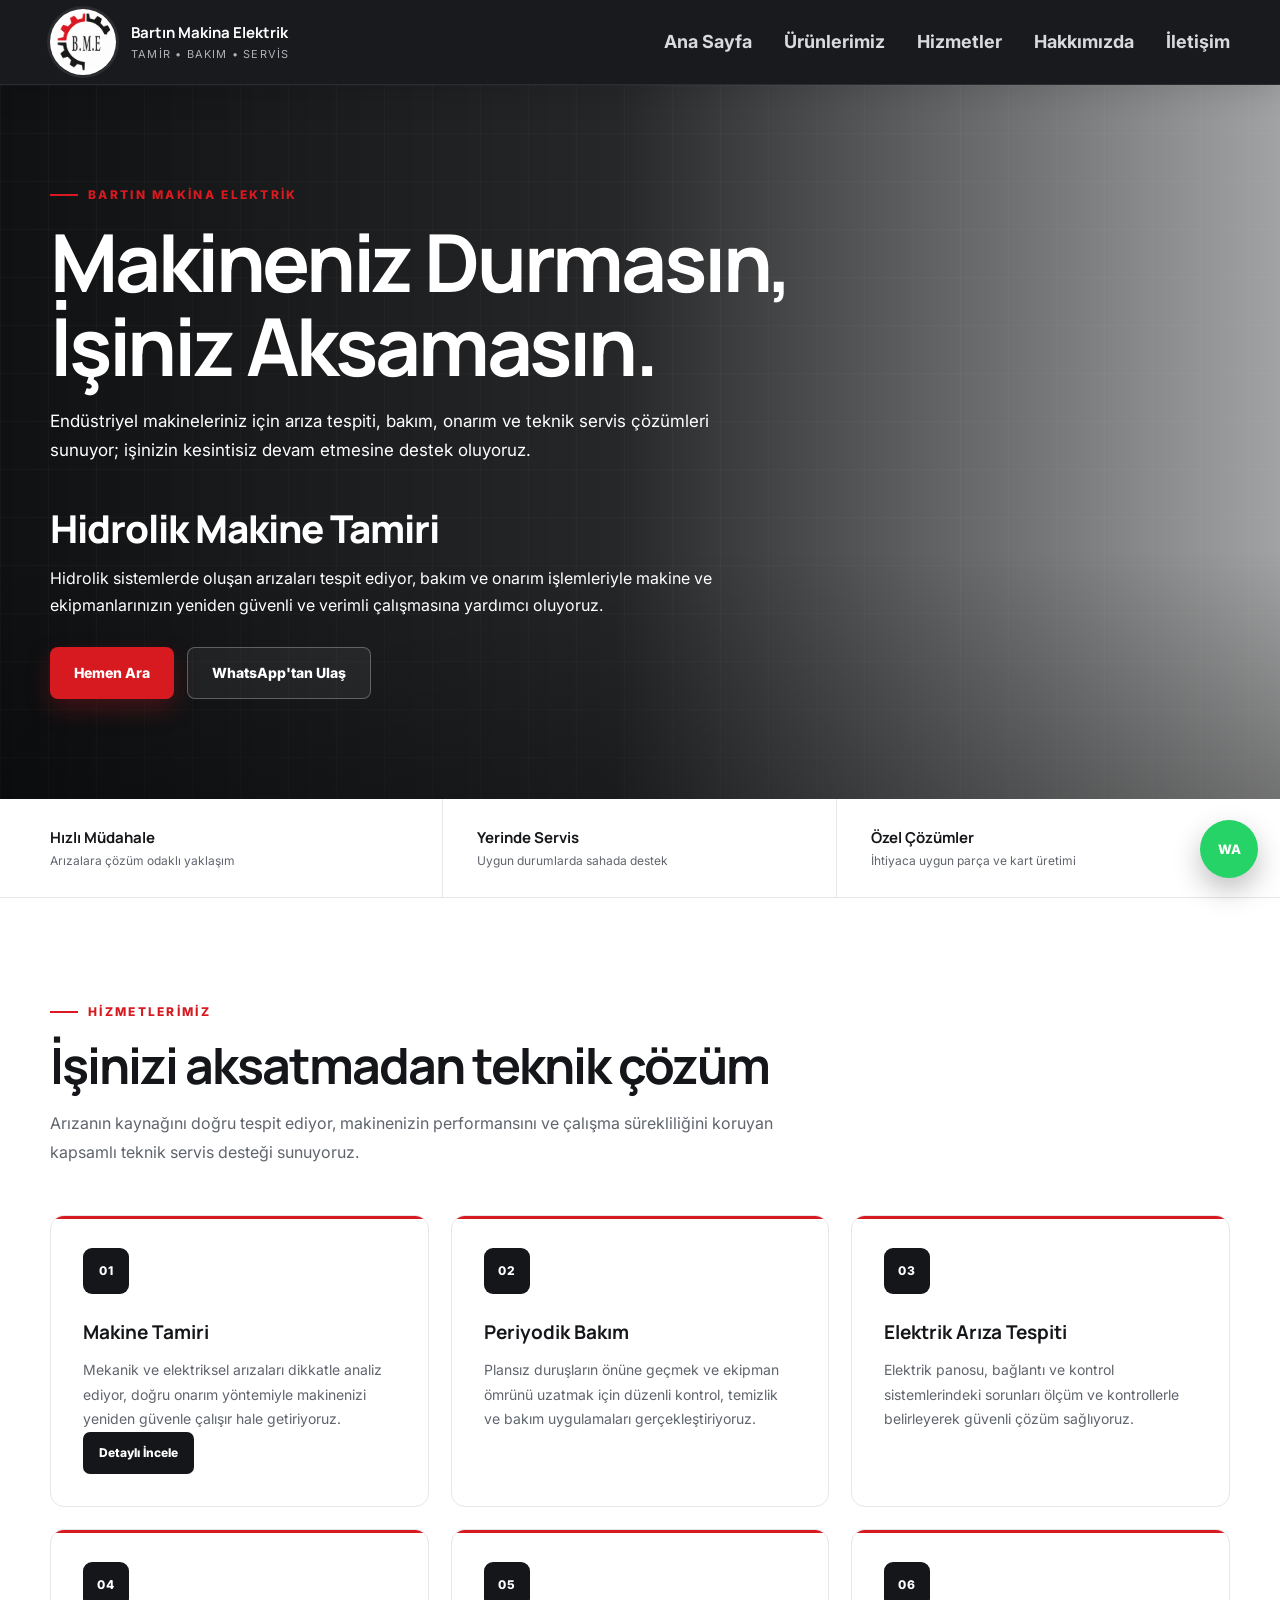
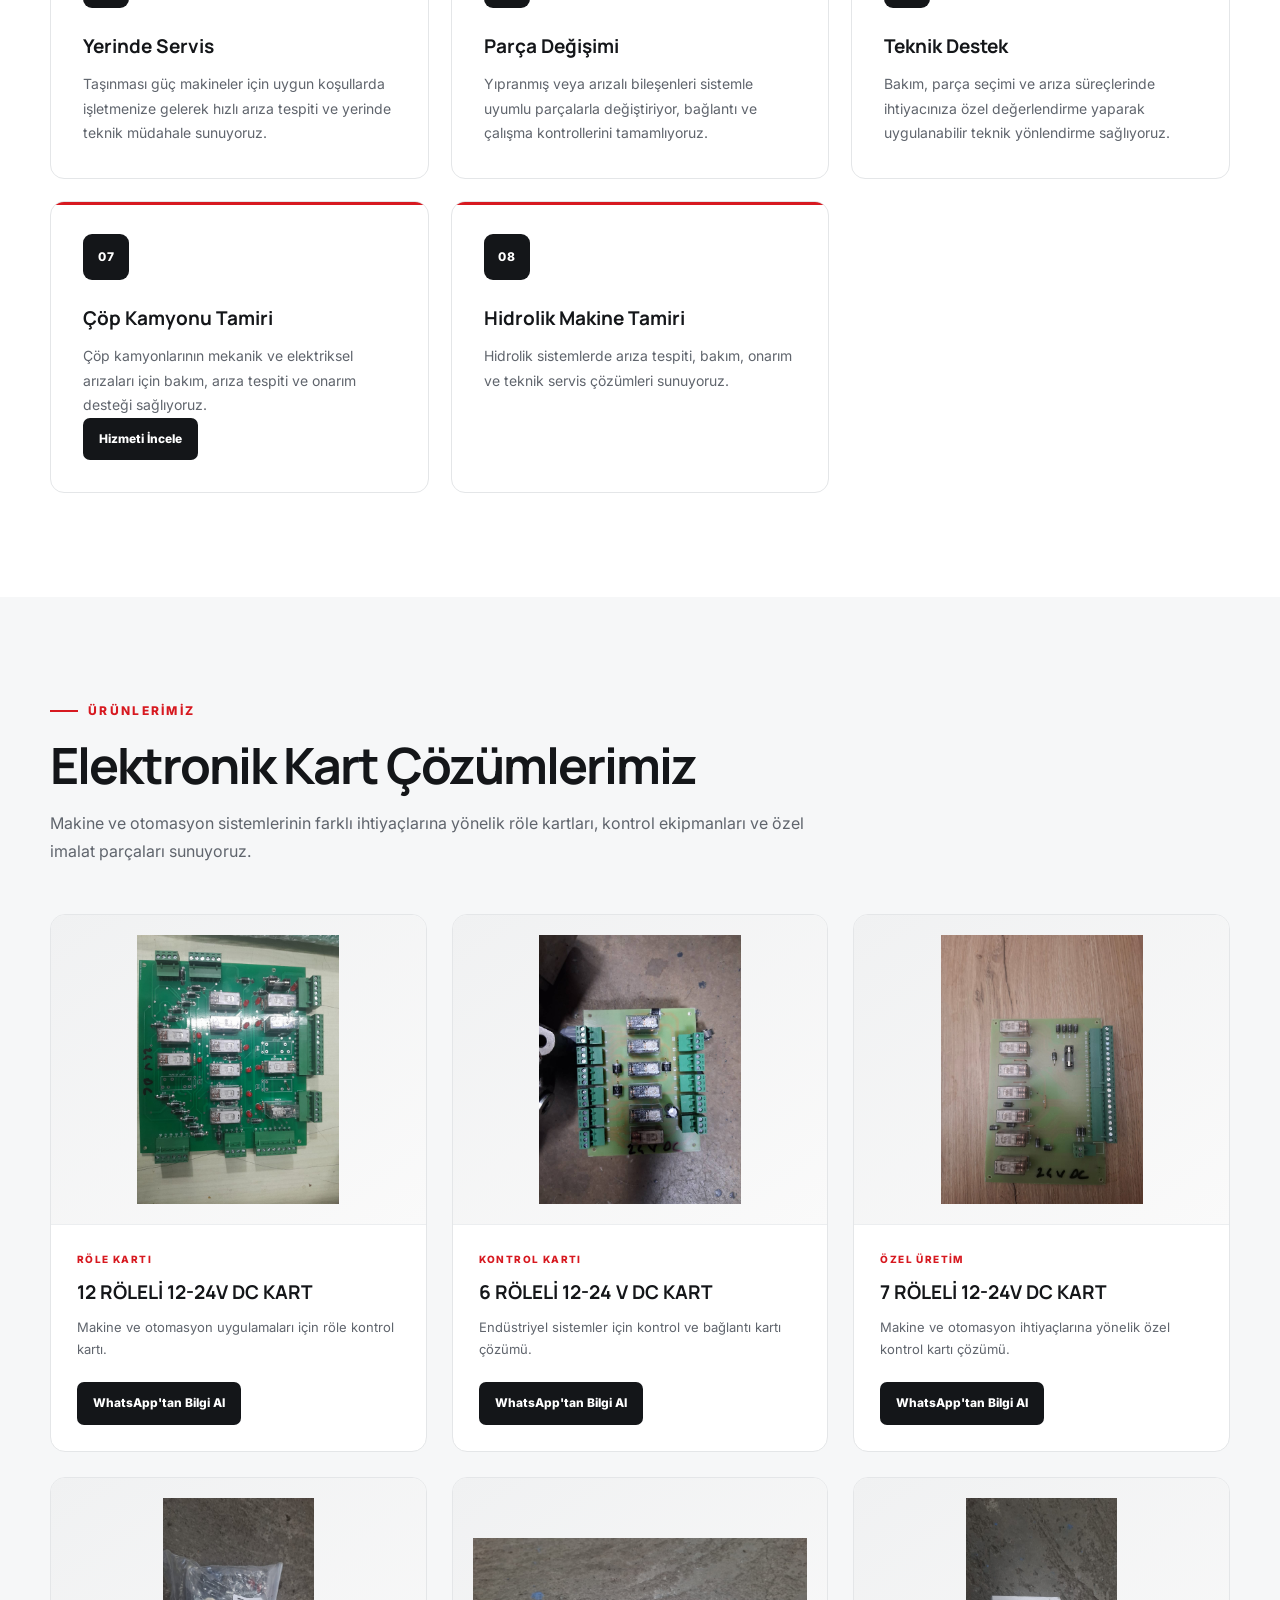
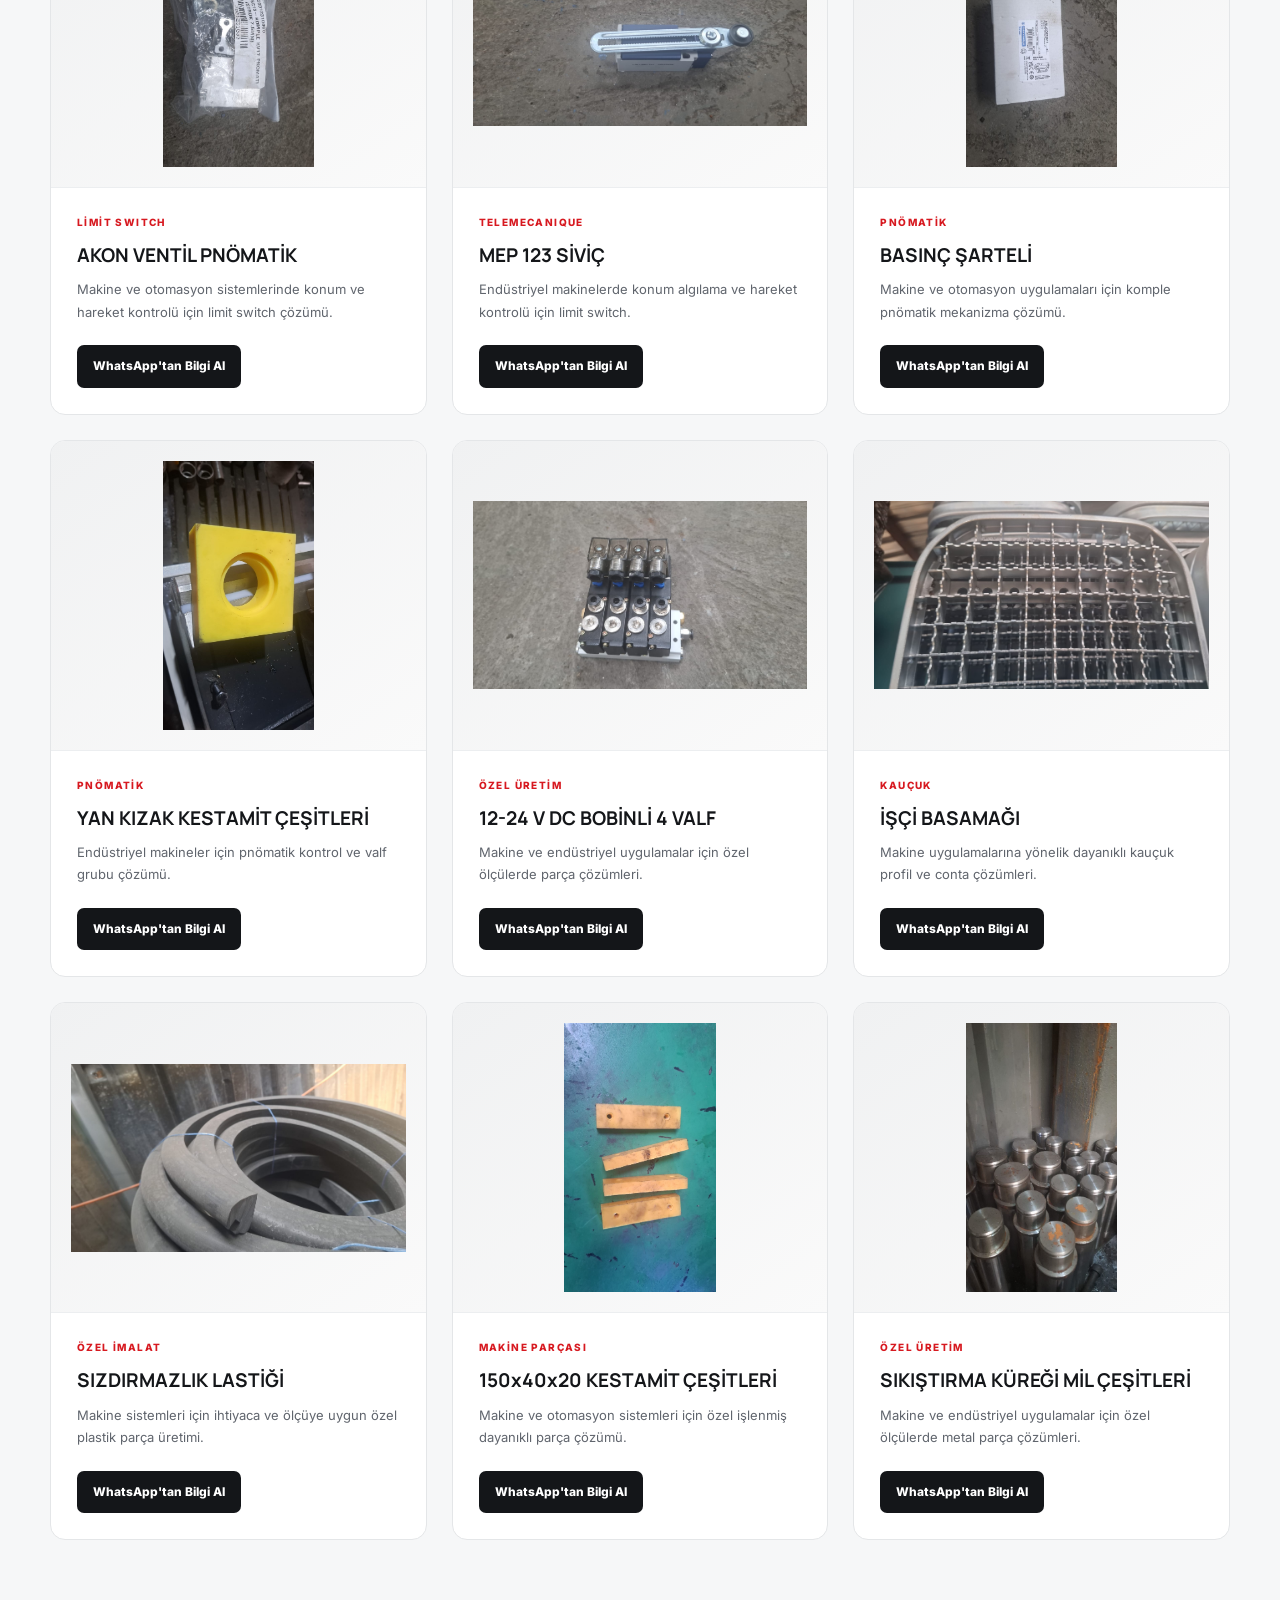
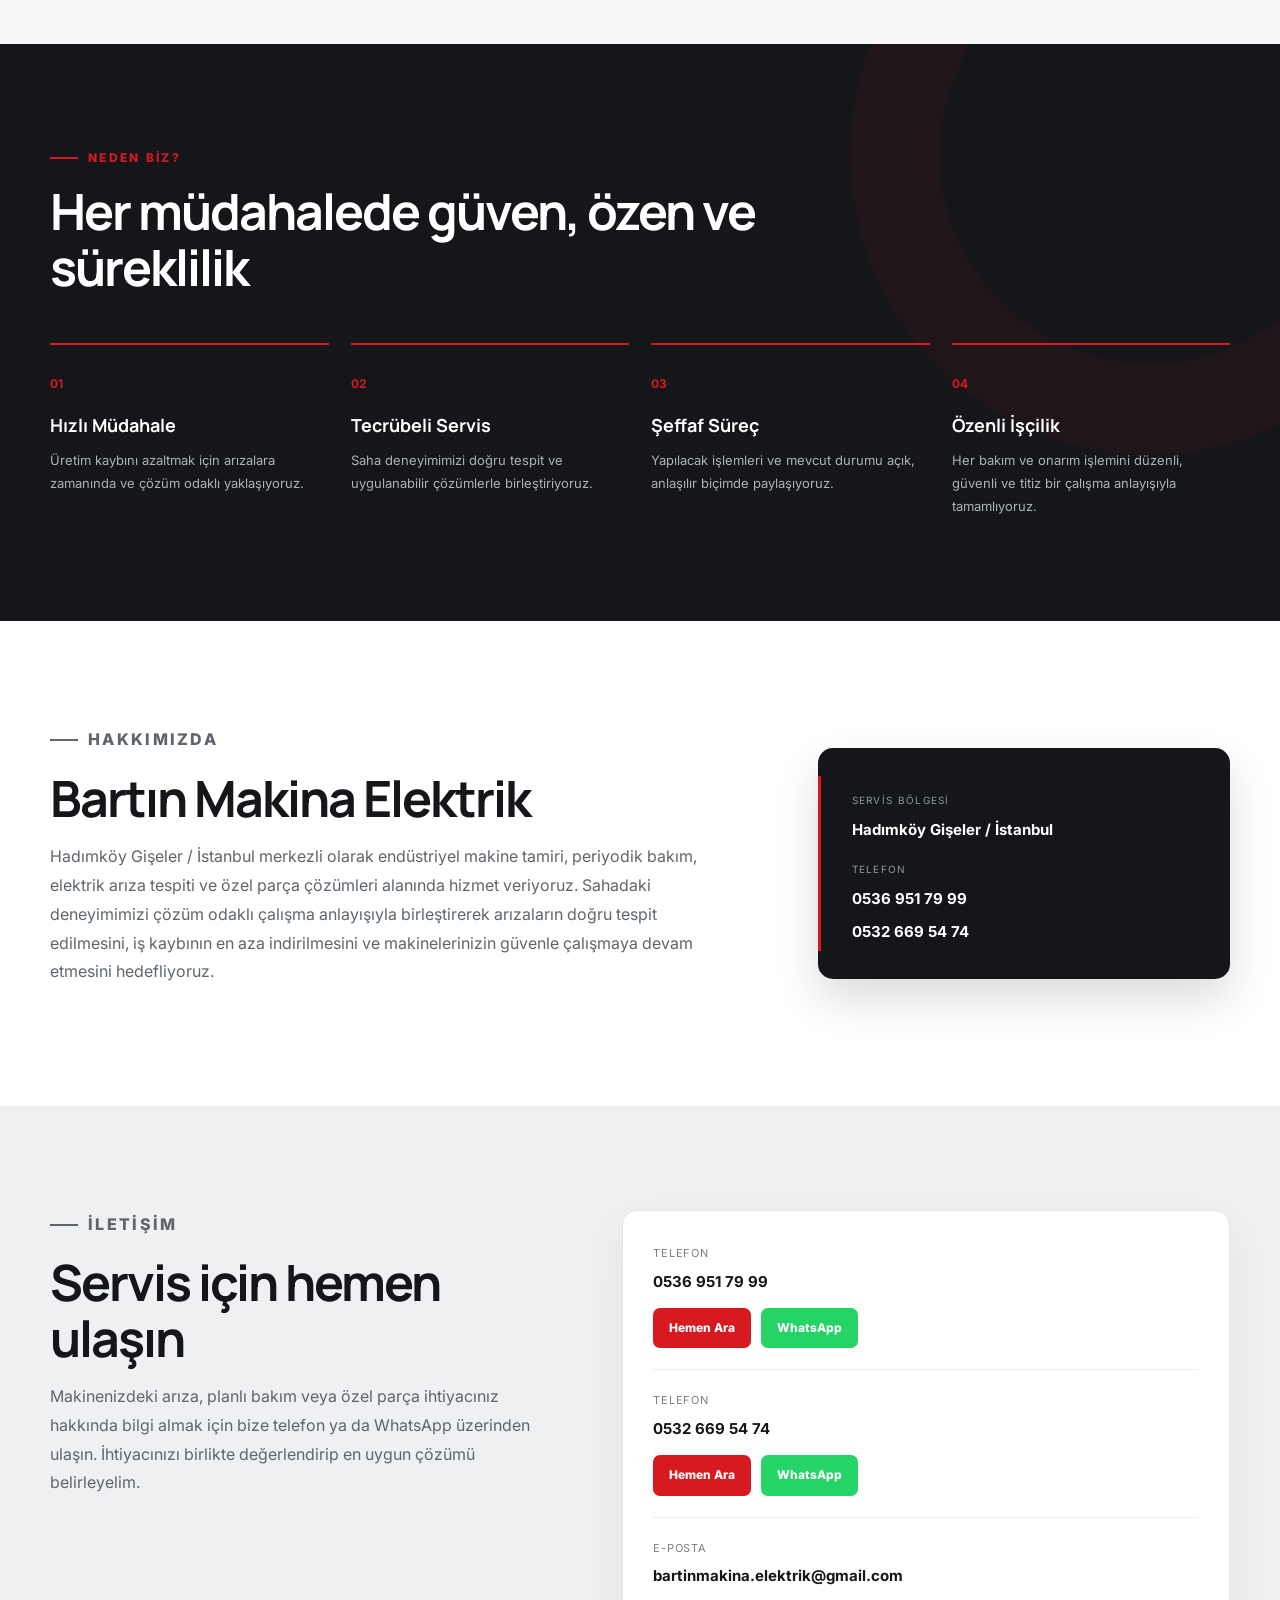
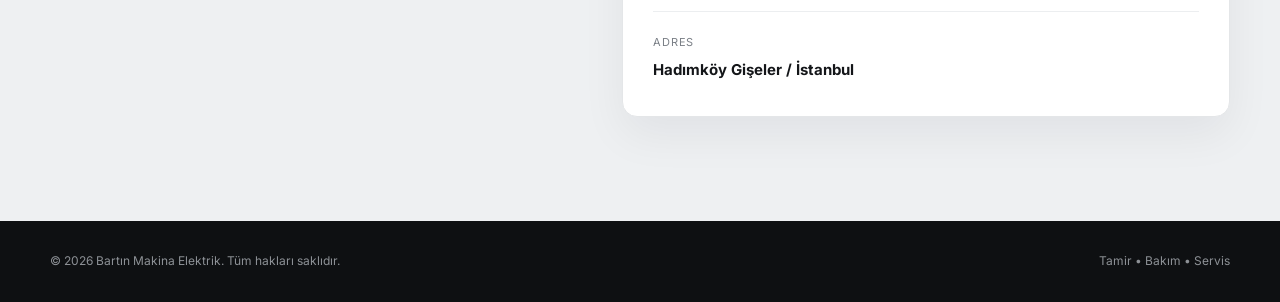
<file: index.html>
<!DOCTYPE html>
<html lang="tr">
<head>
  <meta charset="UTF-8" />
  <meta name="viewport" content="width=device-width, initial-scale=1.0" />

  <title>Bartın Makina Elektrik | Makina Tamiri, Bakım ve Servis</title>

  <meta
    name="description"
    content="Bartın Makina Elektrik; makina tamiri, elektrik arıza giderme, bakım, servis ve endüstriyel çözümler sunar."
  >

  <meta
    name="keywords"
    content="makina tamiri, çöp kamyonu tamiri, Bartın makina tamiri, elektrik arıza tamiri, makina bakım, endüstriyel makina tamiri"
  >

  <meta name="robots" content="index, follow">

  <link
    rel="canonical"
    href="https://bartinmakinaelektrik.com/"
  >

  <link rel="preconnect" href="https://fonts.googleapis.com">
  <link rel="preconnect" href="https://fonts.gstatic.com" crossorigin>

  <link
    href="https://fonts.googleapis.com/css2?family=Inter:wght@400;500;600;700;800&family=Manrope:wght@600;700;800&display=swap"
    rel="stylesheet"
  >

  <link rel="stylesheet" href="style.css" />
</head>

<body>

  <!-- HEADER -->
  <header class="header">
    <div class="container nav">

      <a class="brand" href="#anasayfa">
        <img
          src="./logo.png"
          alt="Bartın Makina Elektrik Logo"
          class="brand-logo"
        >

        <div>
          <strong>Bartın Makina Elektrik</strong>
          <span>Tamir • Bakım • Servis</span>
        </div>
      </a>

      <button class="menu-btn" aria-label="Menüyü aç">
        ☰
      </button>

      <nav class="menu">
        <a href="#anasayfa">Ana Sayfa</a>
        <a href="#urunler">Ürünlerimiz</a>
        <a href="#hizmetler">Hizmetler</a>
        <a href="#hakkimizda">Hakkımızda</a>
        <a href="#iletisim">İletişim</a>
      </nav>

    </div>
  </header>


  <main>

    <!-- HERO -->
    <section id="anasayfa" class="hero">

      <div class="hero-overlay"></div>

      <div class="container hero-content">

        <p class="eyebrow">
          BARTIN MAKİNA ELEKTRİK
        </p>

        <h1>
          Makineniz Durmasın,<br>
          İşiniz Aksamasın.
        </h1>

        <!-- ANA BAŞLIK AÇIKLAMASI -->
        <p class="hero-main-description">
          Endüstriyel makineleriniz için arıza tespiti, bakım,
          onarım ve teknik servis çözümleri sunuyor;
          işinizin kesintisiz devam etmesine destek oluyoruz.
        </p>

        <!-- HİDROLİK MAKİNE TAMİRİ -->
        <div class="hero-service">

          <h2>
            Hidrolik Makine Tamiri
          </h2>

          <p>
            Hidrolik sistemlerde oluşan arızaları tespit ediyor,
            bakım ve onarım işlemleriyle makine ve ekipmanlarınızın
            yeniden güvenli ve verimli çalışmasına yardımcı oluyoruz.
          </p>

        </div>

        <div class="hero-actions">

          <a
            class="btn btn-primary"
            href="tel:+905369517999"
          >
            Hemen Ara
          </a>

          <a
            class="btn btn-outline"
            href="https://wa.me/905369517999"
            target="_blank"
            rel="noopener"
          >
            WhatsApp'tan Ulaş
          </a>

        </div>

      </div>
    </section>


    <!-- HIZLI AVANTAJLAR -->
    <section
      class="trust-strip"
      aria-label="Hizmet avantajları"
    >

      <div class="container trust-grid">

        <div>
          <strong>Hızlı Müdahale</strong>
          <span>Arızalara çözüm odaklı yaklaşım</span>
        </div>

        <div>
          <strong>Yerinde Servis</strong>
          <span>Uygun durumlarda sahada destek</span>
        </div>

        <div>
          <strong>Özel Çözümler</strong>
          <span>İhtiyaca uygun parça ve kart üretimi</span>
        </div>

      </div>
    </section>


    <!-- HİZMETLER -->
    <section id="hizmetler" class="section">

      <div class="container">

        <div class="section-head">

          <p class="eyebrow">
            HİZMETLERİMİZ
          </p>

          <h2>
            İşinizi aksatmadan teknik çözüm
          </h2>

          <p>
            Arızanın kaynağını doğru tespit ediyor,
            makinenizin performansını ve çalışma sürekliliğini
            koruyan kapsamlı teknik servis desteği sunuyoruz.
          </p>

        </div>


        <div class="grid services">

          <!-- 01 -->
          <article class="card">

            <div class="icon">01</div>

            <h3>
              Makine Tamiri
            </h3>

            <p>
              Mekanik ve elektriksel arızaları dikkatle analiz ediyor,
              doğru onarım yöntemiyle makinenizi yeniden güvenle
              çalışır hale getiriyoruz.
            </p>
<a class="product-btn" href="makine-tamiri.html">Detaylı İncele</a>
          </article>


          <!-- 02 -->
          <article class="card">

            <div class="icon">02</div>

            <h3>
              Periyodik Bakım
            </h3>

            <p>
              Plansız duruşların önüne geçmek ve ekipman ömrünü
              uzatmak için düzenli kontrol, temizlik ve bakım
              uygulamaları gerçekleştiriyoruz.
            </p>

          </article>


          <!-- 03 -->
          <article class="card">

            <div class="icon">03</div>

            <h3>
              Elektrik Arıza Tespiti
            </h3>

            <p>
              Elektrik panosu, bağlantı ve kontrol sistemlerindeki
              sorunları ölçüm ve kontrollerle belirleyerek
              güvenli çözüm sağlıyoruz.
            </p>

          </article>


          <!-- 04 -->
          <article class="card">

            <div class="icon">04</div>

            <h3>
              Yerinde Servis
            </h3>

            <p>
              Taşınması güç makineler için uygun koşullarda
              işletmenize gelerek hızlı arıza tespiti ve
              yerinde teknik müdahale sunuyoruz.
            </p>

          </article>


          <!-- 05 -->
          <article class="card">

            <div class="icon">05</div>

            <h3>
              Parça Değişimi
            </h3>

            <p>
              Yıpranmış veya arızalı bileşenleri sistemle
              uyumlu parçalarla değiştiriyor, bağlantı ve
              çalışma kontrollerini tamamlıyoruz.
            </p>

          </article>


          <!-- 06 -->
          <article class="card">

            <div class="icon">06</div>

            <h3>
              Teknik Destek
            </h3>

            <p>
              Bakım, parça seçimi ve arıza süreçlerinde
              ihtiyacınıza özel değerlendirme yaparak
              uygulanabilir teknik yönlendirme sağlıyoruz.
            </p>

          </article>


          <!-- 07 -->
          <article class="card">

            <div class="icon">07</div>

            <h3>
              Çöp Kamyonu Tamiri
            </h3>

            <p>
              Çöp kamyonlarının mekanik ve elektriksel arızaları
              için bakım, arıza tespiti ve onarım desteği sağlıyoruz.
            </p>

            <a
              class="product-btn"
              href="cop-kamyonu-tamiri.html"
            >
              Hizmeti İncele
            </a>

          </article>


          <!-- 08 -->
          <article class="card">

            <div class="icon">08</div>

            <h3>
              Hidrolik Makine Tamiri
            </h3>

            <p>
              Hidrolik sistemlerde arıza tespiti, bakım,
              onarım ve teknik servis çözümleri sunuyoruz.
            </p>

          </article>

        </div>

      </div>
    </section>


    <!-- ÜRÜNLERİMİZ -->
    <section
      id="urunler"
      class="section products-section"
    >

      <div class="container">

        <div class="section-head">

          <p class="eyebrow">
            ÜRÜNLERİMİZ
          </p>

          <h2>
            Elektronik Kart Çözümlerimiz
          </h2>

          <p>
            Makine ve otomasyon sistemlerinin farklı ihtiyaçlarına
            yönelik röle kartları, kontrol ekipmanları ve
            özel imalat parçaları sunuyoruz.
          </p>

        </div>


        <div class="products-grid">


          <!-- ÜRÜN 1 -->
          <article class="product-card">

            <div class="product-image">
              <img
                src="./roleli-kart.jpg"
                alt="6 RÖLELİ 12-24V DC KART"
              >
            </div>

            <div class="product-content">

              <span class="product-tag">
                Röle Kartı
              </span>

              <h3>
                12 RÖLELİ 12-24V DC KART
              </h3>

              <p>
                Makine ve otomasyon uygulamaları için
                röle kontrol kartı.
              </p>

              <a
                href="https://wa.me/905369517999"
                target="_blank"
                rel="noopener"
                class="product-btn"
              >
                WhatsApp'tan Bilgi Al
              </a>

            </div>

          </article>



          <!-- ÜRÜN 2 -->
          <article class="product-card">

            <div class="product-image">
              <img
                src="./role-karti-2.jpg"
                alt="6 RÖLELİ 12-24 V DC KART"
              >
            </div>

            <div class="product-content">

              <span class="product-tag">
                Kontrol Kartı
              </span>

              <h3>
                6 RÖLELİ 12-24 V DC KART
              </h3>

              <p>
                Endüstriyel sistemler için kontrol
                ve bağlantı kartı çözümü.
              </p>

              <a
                href="https://wa.me/905369517999"
                target="_blank"
                rel="noopener"
                class="product-btn"
              >
                WhatsApp'tan Bilgi Al
              </a>

            </div>

          </article>



          <!-- ÜRÜN 3 -->
          <article class="product-card">

            <div class="product-image">
              <img
                src="./role-karti-3.jpg"
                alt="7 RÖLELİ 12-24V DC KART"
              >
            </div>

            <div class="product-content">

              <span class="product-tag">
                Özel Üretim
              </span>

              <h3>
                7 RÖLELİ 12-24V DC KART
              </h3>

              <p>
                Makine ve otomasyon ihtiyaçlarına yönelik
                özel kontrol kartı çözümü.
              </p>

              <a
                href="https://wa.me/905369517999"
                target="_blank"
                rel="noopener"
                class="product-btn"
              >
                WhatsApp'tan Bilgi Al
              </a>

            </div>

          </article>



          <!-- ÜRÜN 4 -->
          <article class="product-card">

            <div class="product-image">
              <img
                src="./telemecanique-limit-switch.jpg"
                alt="AKON VENTİL PNÖMATİK"
              >
            </div>

            <div class="product-content">

              <span class="product-tag">
                LİMİT SWITCH
              </span>

              <h3>
                AKON VENTİL PNÖMATİK
              </h3>

              <p>
                Makine ve otomasyon sistemlerinde konum ve
                hareket kontrolü için limit switch çözümü.
              </p>

              <a
                href="https://wa.me/905369517999"
                target="_blank"
                rel="noopener"
                class="product-btn"
              >
                WhatsApp'tan Bilgi Al
              </a>

            </div>

          </article>



          <!-- ÜRÜN 5 -->
          <article class="product-card">

            <div class="product-image">
              <img
                src="./sg15-pnomatik.jpg"
                alt="MEP 123 SİVİÇ"
              >
            </div>

            <div class="product-content">

              <span class="product-tag">
                TELEMECANIQUE
              </span>

              <h3>
                MEP 123 SİVİÇ
              </h3>

              <p>
                Endüstriyel makinelerde konum algılama ve
                hareket kontrolü için limit switch.
              </p>

              <a
                href="https://wa.me/905369517999"
                target="_blank"
                rel="noopener"
                class="product-btn"
              >
                WhatsApp'tan Bilgi Al
              </a>

            </div>

          </article>



          <!-- ÜRÜN 6 -->
          <article class="product-card">

            <div class="product-image">
              <img
                src="./limit-switch.jpg"
                alt="BASINÇ ŞARTELİ"
              >
            </div>

            <div class="product-content">

              <span class="product-tag">
                PNÖMATİK
              </span>

              <h3>
                BASINÇ ŞARTELİ
              </h3>

              <p>
                Makine ve otomasyon uygulamaları için
                komple pnömatik mekanizma çözümü.
              </p>

              <a
                href="https://wa.me/905369517999"
                target="_blank"
                rel="noopener"
                class="product-btn"
              >
                WhatsApp'tan Bilgi Al
              </a>

            </div>

          </article>



          <!-- ÜRÜN 7 -->
          <article class="product-card">

            <div class="product-image">
              <img
                src="./urun-7.jpeg"
                alt="YAN KIZAK KESTAMİT ÇEŞİTLERİ"
              >
            </div>

            <div class="product-content">

              <span class="product-tag">
                PNÖMATİK
              </span>

              <h3>
                YAN KIZAK KESTAMİT ÇEŞİTLERİ
              </h3>

              <p>
                Endüstriyel makineler için pnömatik
                kontrol ve valf grubu çözümü.
              </p>

              <a
                href="https://wa.me/905369517999"
                target="_blank"
                rel="noopener"
                class="product-btn"
              >
                WhatsApp'tan Bilgi Al
              </a>

            </div>

          </article>



          <!-- ÜRÜN 8 -->
          <article class="product-card">

            <div class="product-image">
              <img
                src="./urun-8.jpeg"
                alt="12-24 V DC BOBİNLİ 4 VALF"
              >
            </div>

            <div class="product-content">

              <span class="product-tag">
                ÖZEL ÜRETİM
              </span>

              <h3>
                12-24 V DC BOBİNLİ 4 VALF
              </h3>

              <p>
                Makine ve endüstriyel uygulamalar için
                özel ölçülerde parça çözümleri.
              </p>

              <a
                href="https://wa.me/905369517999"
                target="_blank"
                rel="noopener"
                class="product-btn"
              >
                WhatsApp'tan Bilgi Al
              </a>

            </div>

          </article>



          <!-- ÜRÜN 9 -->
          <article class="product-card">

            <div class="product-image">
              <img
                src="./urun-9.jpeg"
                alt="İŞÇİ BASAMAĞI"
              >
            </div>

            <div class="product-content">

              <span class="product-tag">
                KAUÇUK
              </span>

              <h3>
                İŞÇİ BASAMAĞI
              </h3>

              <p>
                Makine uygulamalarına yönelik dayanıklı
                kauçuk profil ve conta çözümleri.
              </p>

              <a
                href="https://wa.me/905369517999"
                target="_blank"
                rel="noopener"
                class="product-btn"
              >
                WhatsApp'tan Bilgi Al
              </a>

            </div>

          </article>



          <!-- ÜRÜN 10 -->
          <article class="product-card">

            <div class="product-image">
              <img
                src="./urun-10.jpeg"
                alt="SIZDIRMAZLIK LASTİĞİ"
              >
            </div>

            <div class="product-content">

              <span class="product-tag">
                ÖZEL İMALAT
              </span>

              <h3>
                SIZDIRMAZLIK LASTİĞİ
              </h3>

              <p>
                Makine sistemleri için ihtiyaca ve ölçüye
                uygun özel plastik parça üretimi.
              </p>

              <a
                href="https://wa.me/905369517999"
                target="_blank"
                rel="noopener"
                class="product-btn"
              >
                WhatsApp'tan Bilgi Al
              </a>

            </div>

          </article>



          <!-- ÜRÜN 11 -->
          <article class="product-card">

            <div class="product-image">
              <img
                src="./urun-11.jpeg"
                alt="150x40x20 KESTAMİT ÇEŞİTLERİ"
              >
            </div>

            <div class="product-content">

              <span class="product-tag">
                MAKİNE PARÇASI
              </span>

              <h3>
                150x40x20 KESTAMİT ÇEŞİTLERİ
              </h3>

              <p>
                Makine ve otomasyon sistemleri için
                özel işlenmiş dayanıklı parça çözümü.
              </p>

              <a
                href="https://wa.me/905369517999"
                target="_blank"
                rel="noopener"
                class="product-btn"
              >
                WhatsApp'tan Bilgi Al
              </a>

            </div>

          </article>



          <!-- ÜRÜN 12 -->
          <article class="product-card">

            <div class="product-image">
              <img
                src="./urun-12.jpeg"
                alt="SIKIŞTIRMA KÜREĞİ MİL ÇEŞİTLERİ"
              >
            </div>

            <div class="product-content">

              <span class="product-tag">
                ÖZEL ÜRETİM
              </span>

              <h3>
                SIKIŞTIRMA KÜREĞİ MİL ÇEŞİTLERİ
              </h3>

              <p>
                Makine ve endüstriyel uygulamalar için
                özel ölçülerde metal parça çözümleri.
              </p>

              <a
                href="https://wa.me/905369517999"
                target="_blank"
                rel="noopener"
                class="product-btn"
              >
                WhatsApp'tan Bilgi Al
              </a>

            </div>

          </article>

        </div>

      </div>
    </section>


    <!-- NEDEN BİZ -->
    <section class="section dark-section">

      <div class="container">

        <div class="section-head light">

          <p class="eyebrow">
            NEDEN BİZ?
          </p>

          <h2>
            Her müdahalede güven, özen ve süreklilik
          </h2>

        </div>


        <div class="grid advantages">

          <div class="advantage">

            <strong>01</strong>

            <h3>
              Hızlı Müdahale
            </h3>

            <p>
              Üretim kaybını azaltmak için arızalara
              zamanında ve çözüm odaklı yaklaşıyoruz.
            </p>

          </div>


          <div class="advantage">

            <strong>02</strong>

            <h3>
              Tecrübeli Servis
            </h3>

            <p>
              Saha deneyimimizi doğru tespit ve
              uygulanabilir çözümlerle birleştiriyoruz.
            </p>

          </div>


          <div class="advantage">

            <strong>03</strong>

            <h3>
              Şeffaf Süreç
            </h3>

            <p>
              Yapılacak işlemleri ve mevcut durumu
              açık, anlaşılır biçimde paylaşıyoruz.
            </p>

          </div>


          <div class="advantage">

            <strong>04</strong>

            <h3>
              Özenli İşçilik
            </h3>

            <p>
              Her bakım ve onarım işlemini düzenli,
              güvenli ve titiz bir çalışma anlayışıyla tamamlıyoruz.
            </p>

          </div>

        </div>

      </div>
    </section>


    <!-- HAKKIMIZDA -->
    <section
      id="hakkimizda"
      class="section"
    >

      <div class="container about">

        <div>

          <p class="eyebrow">
            HAKKIMIZDA
          </p>

          <h2>
            Bartın Makina Elektrik
          </h2>

          <p>
            Hadımköy Gişeler / İstanbul merkezli olarak
            endüstriyel makine tamiri, periyodik bakım,
            elektrik arıza tespiti ve özel parça çözümleri
            alanında hizmet veriyoruz.
            Sahadaki deneyimimizi çözüm odaklı çalışma anlayışıyla
            birleştirerek arızaların doğru tespit edilmesini,
            iş kaybının en aza indirilmesini ve makinelerinizin
            güvenle çalışmaya devam etmesini hedefliyoruz.
          </p>

        </div>


        <div class="info-box">

          <span>
            Servis Bölgesi
          </span>

          <strong>
            Hadımköy Gişeler / İstanbul
          </strong>

          <span>
            Telefon
          </span>

          <a href="tel:+905369517999">
            0536 951 79 99
          </a>

          <a href="tel:+905326695474">
            0532 669 54 74
          </a>

        </div>

      </div>
    </section>


    <!-- İLETİŞİM -->
    <section
      id="iletisim"
      class="section contact-section"
    >

      <div class="container contact">

        <div>

          <p class="eyebrow">
            İLETİŞİM
          </p>

          <h2>
            Servis için hemen ulaşın
          </h2>

          <p>
            Makinenizdeki arıza, planlı bakım veya
            özel parça ihtiyacınız hakkında bilgi almak
            için bize telefon ya da WhatsApp üzerinden ulaşın.
            İhtiyacınızı birlikte değerlendirip
            en uygun çözümü belirleyelim.
          </p>

        </div>


        <div class="contact-card">

          <!-- TELEFON 1 -->
          <div class="contact-item">

            <span>
              Telefon
            </span>

            <strong>
              0536 951 79 99
            </strong>

            <div class="contact-actions">

              <a
                href="tel:+905369517999"
                class="contact-btn call-btn"
              >
                Hemen Ara
              </a>

              <a
                href="https://wa.me/905369517999"
                target="_blank"
                rel="noopener"
                class="contact-btn whatsapp-btn"
              >
                WhatsApp
              </a>

            </div>

          </div>


          <!-- TELEFON 2 -->
          <div class="contact-item">

            <span>
              Telefon
            </span>

            <strong>
              0532 669 54 74
            </strong>

            <div class="contact-actions">

              <a
                href="tel:+905326695474"
                class="contact-btn call-btn"
              >
                Hemen Ara
              </a>

              <a
                href="https://wa.me/905326695474"
                target="_blank"
                rel="noopener"
                class="contact-btn whatsapp-btn"
              >
                WhatsApp
              </a>

            </div>

          </div>


          <!-- E-POSTA -->
          <a
            href="mailto:bartinmakina.elektrik@gmail.com"
          >

            <span>
              E-posta
            </span>

            <strong>
              bartinmakina.elektrik@gmail.com
            </strong>

          </a>


          <!-- ADRES -->
          <div>

            <span>
              Adres
            </span>

            <strong>
              Hadımköy Gişeler / İstanbul
            </strong>

          </div>

        </div>

      </div>
    </section>

  </main>


  <!-- FOOTER -->
  <footer class="footer">

    <div class="container footer-inner">

      <p>
        © 2026 Bartın Makina Elektrik.
        Tüm hakları saklıdır.
      </p>

      <p>
        Tamir • Bakım • Servis
      </p>

    </div>

  </footer>


  <!-- WHATSAPP FLOAT -->
  <a
    class="whatsapp-float"
    href="https://wa.me/905369517999"
    target="_blank"
    rel="noopener"
    aria-label="WhatsApp"
  >
    WA
  </a>


  <script src="script.js"></script>

</body>
</html>
</file>
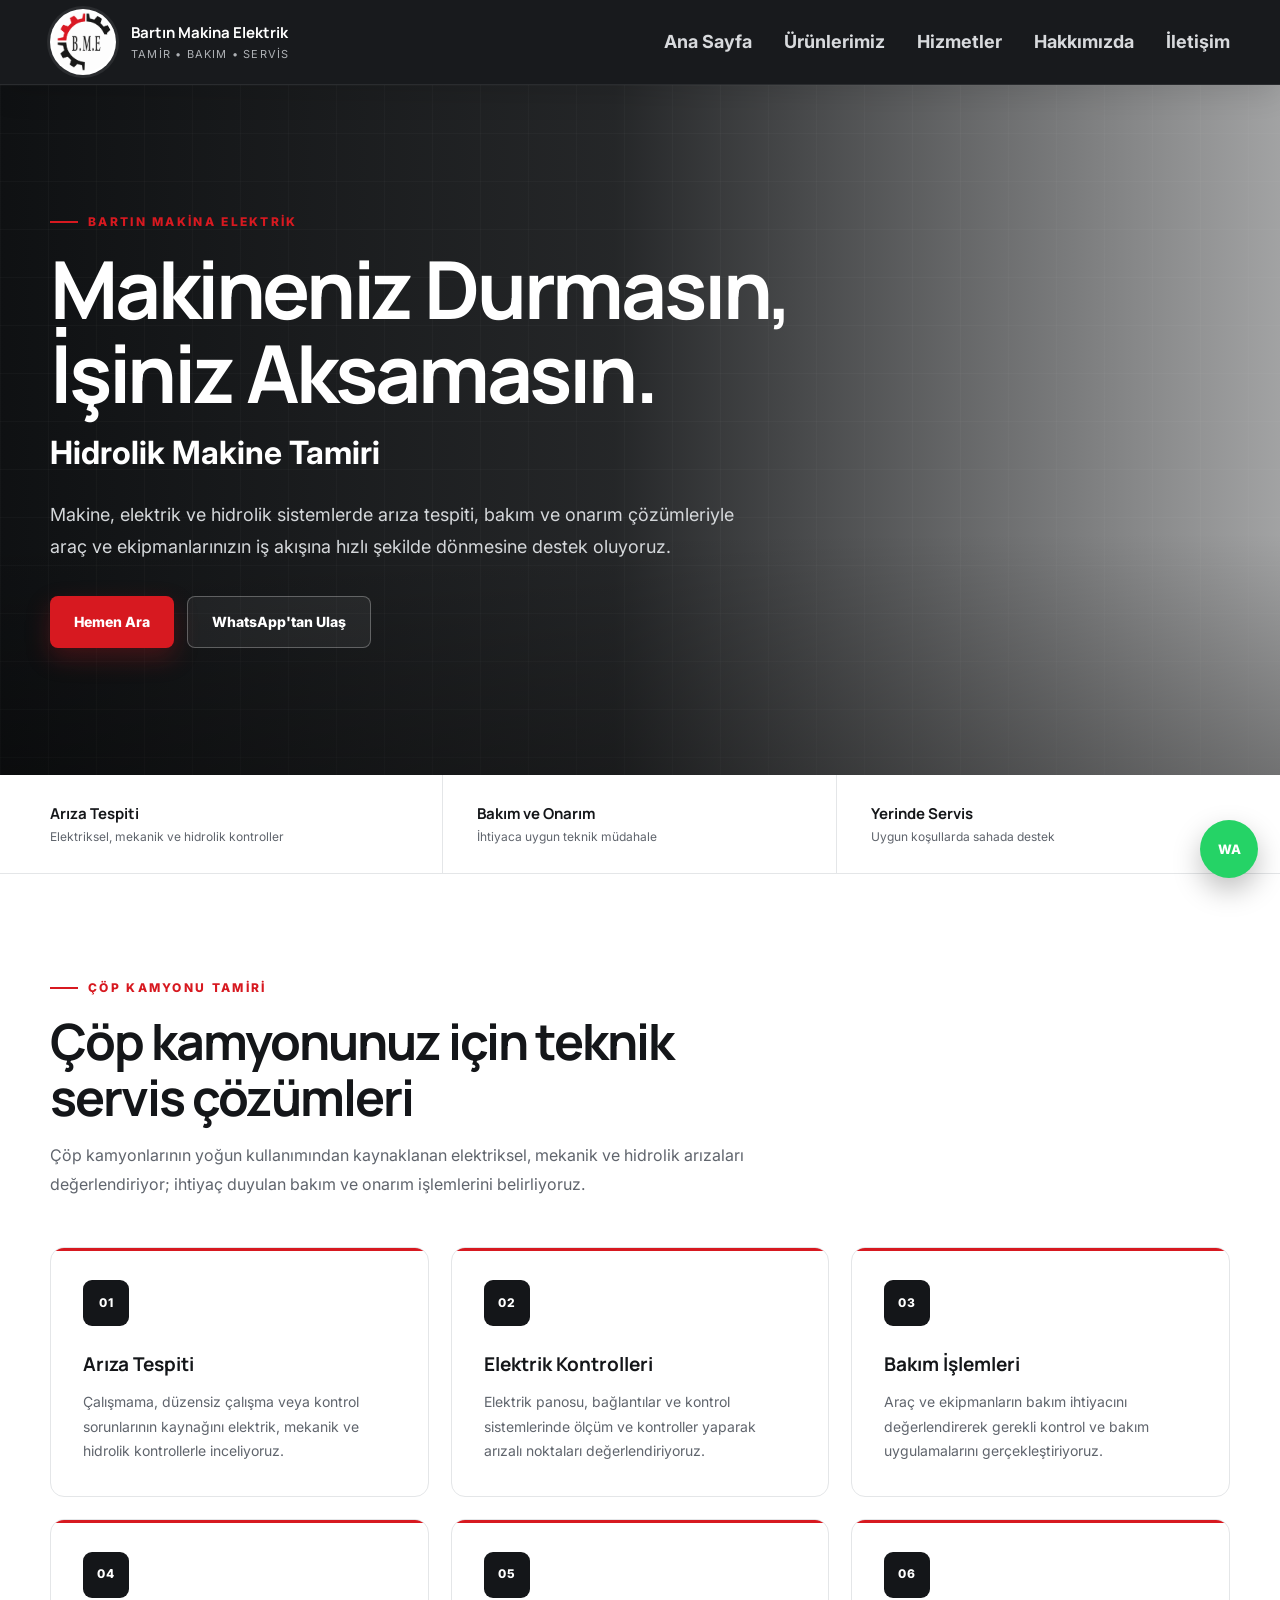
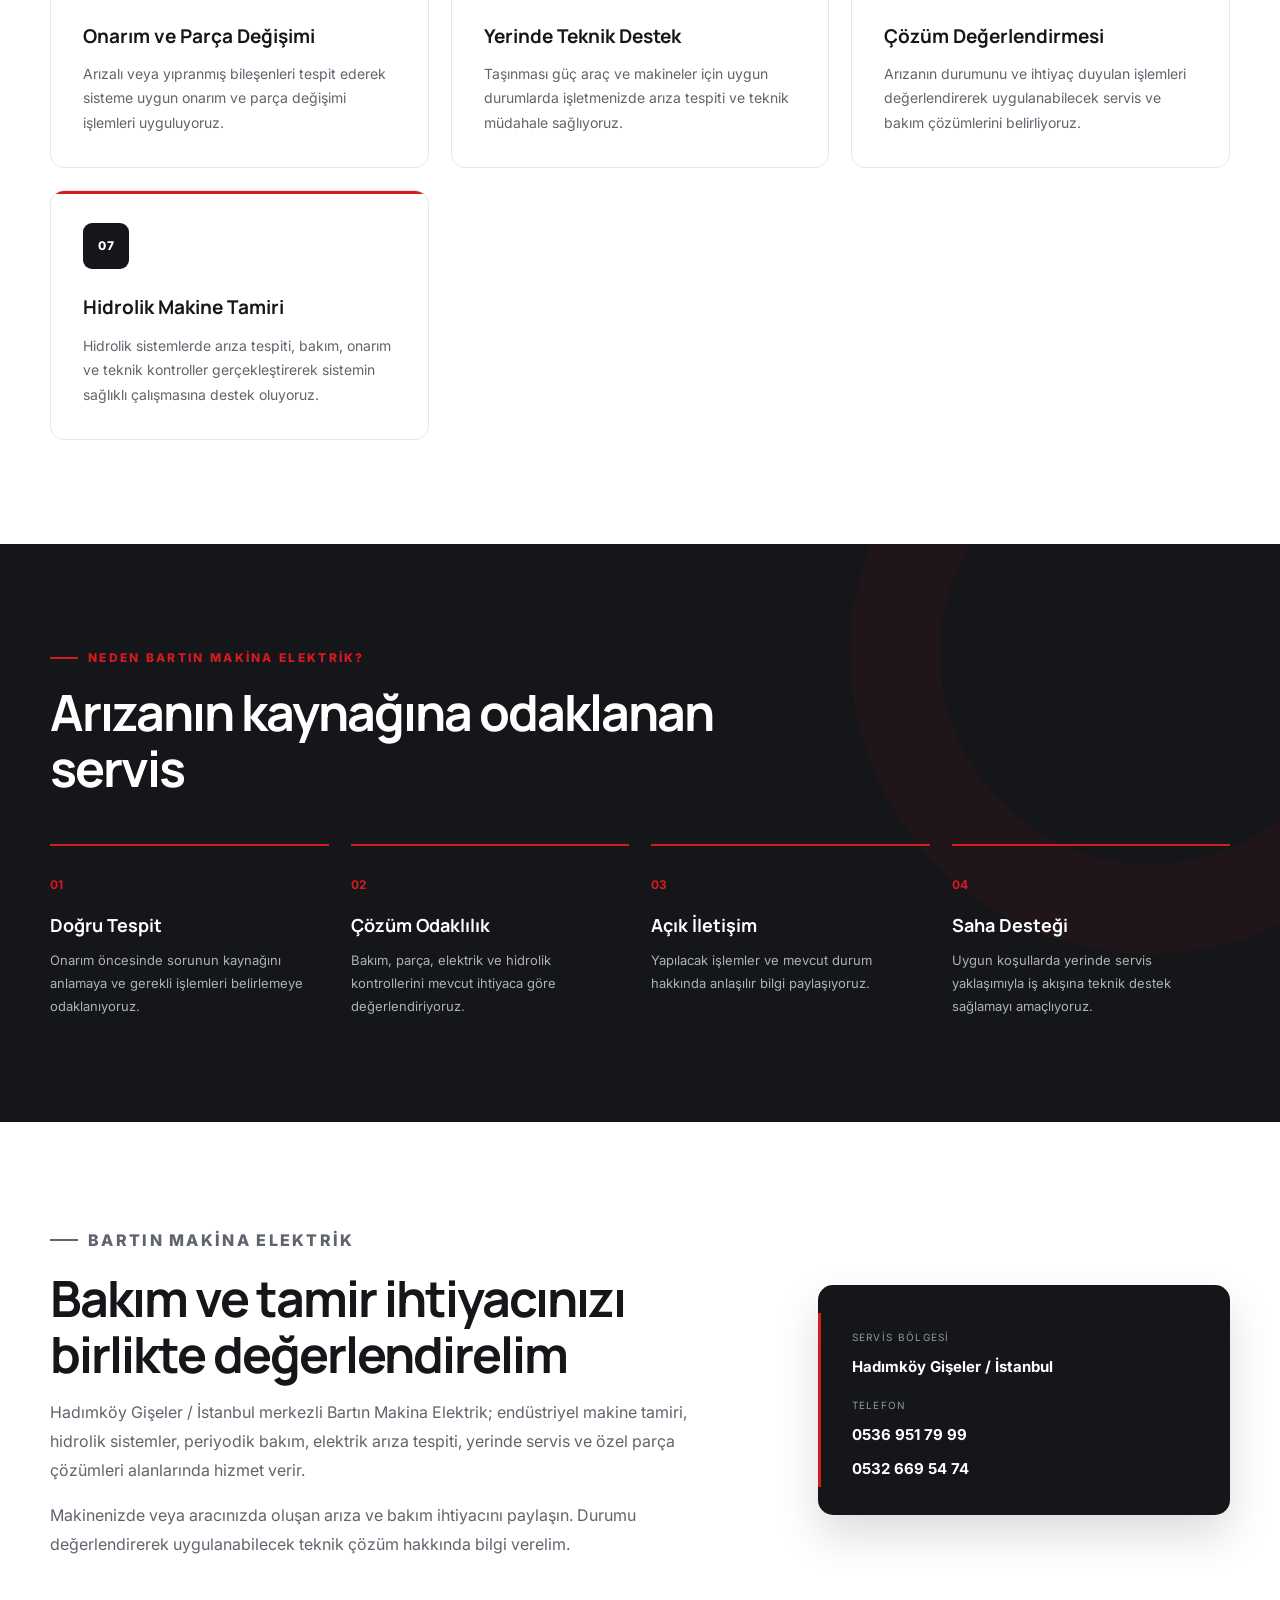
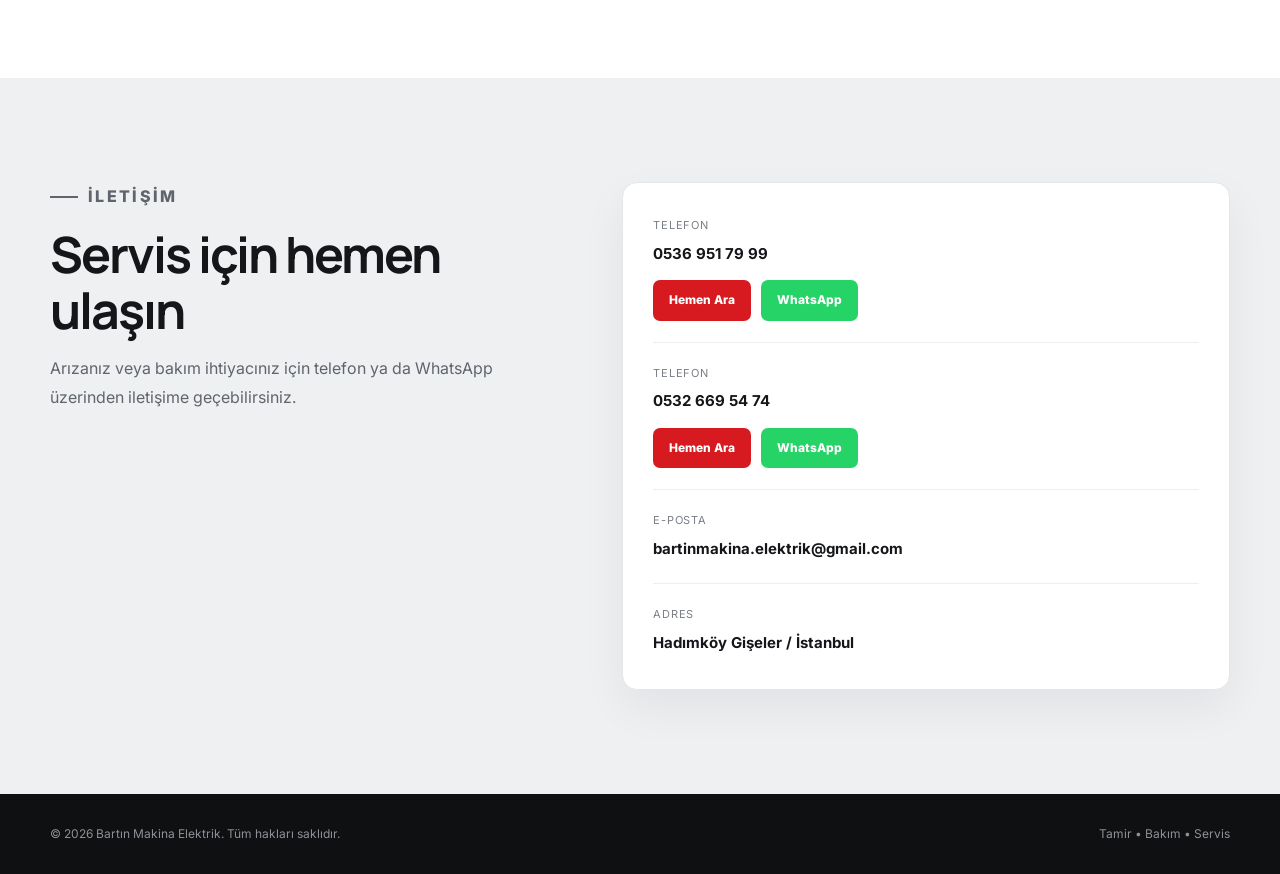
<file: cop-kamyonu-tamiri.html>
<!DOCTYPE html>
<html lang="tr">

<head>
  <meta charset="UTF-8" />
  <meta name="viewport" content="width=device-width, initial-scale=1.0" />

  <title>Çöp Kamyonu Tamiri | Bartın Makina Elektrik</title>

  <meta
    name="description"
    content="Bartın Makina Elektrik; çöp kamyonu tamiri, hidrolik makine tamiri, elektrik arıza tespiti, bakım ve onarım hizmetleri sunar."
  />

  <meta name="robots" content="index, follow" />

  <link
    rel="canonical"
    href="https://bartinmakinaelektrik.com/cop-kamyonu-tamiri.html"
  />

  <link rel="preconnect" href="https://fonts.googleapis.com" />
  <link rel="preconnect" href="https://fonts.gstatic.com" crossorigin />

  <link
    href="https://fonts.googleapis.com/css2?family=Inter:wght@400;500;600;700;800&family=Manrope:wght@600;700;800&display=swap"
    rel="stylesheet"
  />

  <link rel="stylesheet" href="style.css" />
</head>


<body>

  <!-- HEADER -->
  <header class="header">

    <div class="container nav">

      <a class="brand" href="index.html#anasayfa">

        <img
          src="./logo.png"
          alt="Bartın Makina Elektrik Logo"
          class="brand-logo"
        />

        <div>
          <strong>Bartın Makina Elektrik</strong>
          <span>Tamir • Bakım • Servis</span>
        </div>

      </a>


      <button
        class="menu-btn"
        aria-label="Menüyü aç"
      >
        ☰
      </button>


      <nav class="menu">

        <a href="index.html#anasayfa">
          Ana Sayfa
        </a>

        <a href="index.html#urunler">
          Ürünlerimiz
        </a>

        <a href="index.html#hizmetler">
          Hizmetler
        </a>

        <a href="index.html#hakkimizda">
          Hakkımızda
        </a>

        <a href="#iletisim">
          İletişim
        </a>

      </nav>

    </div>

  </header>



  <main>


    <!-- HERO -->
    <section class="hero">

      <div class="hero-overlay"></div>


      <div class="container hero-content">


        <p class="eyebrow">
          BARTIN MAKİNA ELEKTRİK
        </p>


        <h1>
          Makineniz Durmasın,<br />
          İşiniz Aksamasın.
        </h1>


        <!-- İSTEDİĞİN YENİ ALT BAŞLIK -->
        <h2
          style="
            font-size: clamp(22px, 3vw, 32px);
            line-height: 1.2;
            margin-top: 20px;
            color: #ffffff;
          "
        >
          Hidrolik Makine Tamiri
        </h2>


        <p class="hero-text">
          Makine, elektrik ve hidrolik sistemlerde arıza tespiti,
          bakım ve onarım çözümleriyle araç ve ekipmanlarınızın
          iş akışına hızlı şekilde dönmesine destek oluyoruz.
        </p>


        <div class="hero-actions">

          <a
            class="btn btn-primary"
            href="tel:+905369517999"
          >
            Hemen Ara
          </a>


          <a
            class="btn btn-outline"
            href="https://wa.me/905369517999"
            target="_blank"
            rel="noopener"
          >
            WhatsApp'tan Ulaş
          </a>

        </div>

      </div>

    </section>



    <!-- HIZLI BİLGİLER -->
    <section
      class="trust-strip"
      aria-label="Hizmet yaklaşımı"
    >

      <div class="container trust-grid">

        <div>

          <strong>
            Arıza Tespiti
          </strong>

          <span>
            Elektriksel, mekanik ve hidrolik kontroller
          </span>

        </div>


        <div>

          <strong>
            Bakım ve Onarım
          </strong>

          <span>
            İhtiyaca uygun teknik müdahale
          </span>

        </div>


        <div>

          <strong>
            Yerinde Servis
          </strong>

          <span>
            Uygun koşullarda sahada destek
          </span>

        </div>

      </div>

    </section>



    <!-- ÇÖP KAMYONU TAMİRİ -->
    <section class="section">

      <div class="container">


        <div class="section-head">

          <p class="eyebrow">
            ÇÖP KAMYONU TAMİRİ
          </p>


          <h2>
            Çöp kamyonunuz için teknik servis çözümleri
          </h2>


          <p>
            Çöp kamyonlarının yoğun kullanımından kaynaklanan
            elektriksel, mekanik ve hidrolik arızaları
            değerlendiriyor; ihtiyaç duyulan bakım ve onarım
            işlemlerini belirliyoruz.
          </p>

        </div>



        <div class="grid services">


          <!-- 01 -->
          <article class="card">

            <div class="icon">
              01
            </div>

            <h3>
              Arıza Tespiti
            </h3>

            <p>
              Çalışmama, düzensiz çalışma veya kontrol
              sorunlarının kaynağını elektrik, mekanik
              ve hidrolik kontrollerle inceliyoruz.
            </p>

          </article>



          <!-- 02 -->
          <article class="card">

            <div class="icon">
              02
            </div>

            <h3>
              Elektrik Kontrolleri
            </h3>

            <p>
              Elektrik panosu, bağlantılar ve kontrol
              sistemlerinde ölçüm ve kontroller yaparak
              arızalı noktaları değerlendiriyoruz.
            </p>

          </article>



          <!-- 03 -->
          <article class="card">

            <div class="icon">
              03
            </div>

            <h3>
              Bakım İşlemleri
            </h3>

            <p>
              Araç ve ekipmanların bakım ihtiyacını
              değerlendirerek gerekli kontrol ve bakım
              uygulamalarını gerçekleştiriyoruz.
            </p>

          </article>



          <!-- 04 -->
          <article class="card">

            <div class="icon">
              04
            </div>

            <h3>
              Onarım ve Parça Değişimi
            </h3>

            <p>
              Arızalı veya yıpranmış bileşenleri
              tespit ederek sisteme uygun onarım
              ve parça değişimi işlemleri uyguluyoruz.
            </p>

          </article>



          <!-- 05 -->
          <article class="card">

            <div class="icon">
              05
            </div>

            <h3>
              Yerinde Teknik Destek
            </h3>

            <p>
              Taşınması güç araç ve makineler için
              uygun durumlarda işletmenizde arıza
              tespiti ve teknik müdahale sağlıyoruz.
            </p>

          </article>



          <!-- 06 -->
          <article class="card">

            <div class="icon">
              06
            </div>

            <h3>
              Çözüm Değerlendirmesi
            </h3>

            <p>
              Arızanın durumunu ve ihtiyaç duyulan
              işlemleri değerlendirerek uygulanabilecek
              servis ve bakım çözümlerini belirliyoruz.
            </p>

          </article>



          <!-- 07 -->
          <article class="card">

            <div class="icon">
              07
            </div>

            <h3>
              Hidrolik Makine Tamiri
            </h3>

            <p>
              Hidrolik sistemlerde arıza tespiti,
              bakım, onarım ve teknik kontroller
              gerçekleştirerek sistemin sağlıklı
              çalışmasına destek oluyoruz.
            </p>

          </article>


        </div>

      </div>

    </section>



    <!-- NEDEN BİZ -->
    <section class="section dark-section">

      <div class="container">


        <div class="section-head light">

          <p class="eyebrow">
            NEDEN BARTIN MAKİNA ELEKTRİK?
          </p>

          <h2>
            Arızanın kaynağına odaklanan servis
          </h2>

        </div>



        <div class="grid advantages">


          <div class="advantage">

            <strong>
              01
            </strong>

            <h3>
              Doğru Tespit
            </h3>

            <p>
              Onarım öncesinde sorunun kaynağını
              anlamaya ve gerekli işlemleri
              belirlemeye odaklanıyoruz.
            </p>

          </div>



          <div class="advantage">

            <strong>
              02
            </strong>

            <h3>
              Çözüm Odaklılık
            </h3>

            <p>
              Bakım, parça, elektrik ve hidrolik
              kontrollerini mevcut ihtiyaca göre
              değerlendiriyoruz.
            </p>

          </div>



          <div class="advantage">

            <strong>
              03
            </strong>

            <h3>
              Açık İletişim
            </h3>

            <p>
              Yapılacak işlemler ve mevcut durum
              hakkında anlaşılır bilgi paylaşıyoruz.
            </p>

          </div>



          <div class="advantage">

            <strong>
              04
            </strong>

            <h3>
              Saha Desteği
            </h3>

            <p>
              Uygun koşullarda yerinde servis
              yaklaşımıyla iş akışına teknik
              destek sağlamayı amaçlıyoruz.
            </p>

          </div>


        </div>

      </div>

    </section>



    <!-- HAKKIMIZDA / SERVİS -->
    <section class="section">

      <div class="container about">


        <div>

          <p class="eyebrow">
            BARTIN MAKİNA ELEKTRİK
          </p>


          <h2>
            Bakım ve tamir ihtiyacınızı birlikte değerlendirelim
          </h2>


          <p>
            Hadımköy Gişeler / İstanbul merkezli
            Bartın Makina Elektrik; endüstriyel makine tamiri,
            hidrolik sistemler, periyodik bakım,
            elektrik arıza tespiti, yerinde servis
            ve özel parça çözümleri alanlarında hizmet verir.
          </p>


          <p>
            Makinenizde veya aracınızda oluşan arıza
            ve bakım ihtiyacını paylaşın. Durumu
            değerlendirerek uygulanabilecek teknik
            çözüm hakkında bilgi verelim.
          </p>

        </div>



        <div class="info-box">

          <span>
            Servis Bölgesi
          </span>

          <strong>
            Hadımköy Gişeler / İstanbul
          </strong>


          <span>
            Telefon
          </span>


          <a href="tel:+905369517999">
            0536 951 79 99
          </a>


          <a href="tel:+905326695474">
            0532 669 54 74
          </a>

        </div>


      </div>

    </section>



    <!-- İLETİŞİM -->
    <section
      id="iletisim"
      class="section contact-section"
    >

      <div class="container contact">


        <div>

          <p class="eyebrow">
            İLETİŞİM
          </p>


          <h2>
            Servis için hemen ulaşın
          </h2>


          <p>
            Arızanız veya bakım ihtiyacınız için
            telefon ya da WhatsApp üzerinden
            iletişime geçebilirsiniz.
          </p>

        </div>



        <div class="contact-card">


          <!-- TELEFON 1 -->
          <div class="contact-item">

            <span>
              Telefon
            </span>

            <strong>
              0536 951 79 99
            </strong>


            <div class="contact-actions">

              <a
                href="tel:+905369517999"
                class="contact-btn call-btn"
              >
                Hemen Ara
              </a>


              <a
                href="https://wa.me/905369517999"
                target="_blank"
                rel="noopener"
                class="contact-btn whatsapp-btn"
              >
                WhatsApp
              </a>

            </div>

          </div>



          <!-- TELEFON 2 -->
          <div class="contact-item">

            <span>
              Telefon
            </span>

            <strong>
              0532 669 54 74
            </strong>


            <div class="contact-actions">

              <a
                href="tel:+905326695474"
                class="contact-btn call-btn"
              >
                Hemen Ara
              </a>


              <a
                href="https://wa.me/905326695474"
                target="_blank"
                rel="noopener"
                class="contact-btn whatsapp-btn"
              >
                WhatsApp
              </a>

            </div>

          </div>



          <!-- EMAIL -->
          <a href="mailto:bartinmakina.elektrik@gmail.com">

            <span>
              E-posta
            </span>

            <strong>
              bartinmakina.elektrik@gmail.com
            </strong>

          </a>



          <!-- ADRES -->
          <div>

            <span>
              Adres
            </span>

            <strong>
              Hadımköy Gişeler / İstanbul
            </strong>

          </div>


        </div>

      </div>

    </section>


  </main>



  <!-- FOOTER -->
  <footer class="footer">

    <div class="container footer-inner">

      <p>
        © 2026 Bartın Makina Elektrik.
        Tüm hakları saklıdır.
      </p>

      <p>
        Tamir • Bakım • Servis
      </p>

    </div>

  </footer>



  <!-- WHATSAPP -->
  <a
    class="whatsapp-float"
    href="https://wa.me/905369517999"
    target="_blank"
    rel="noopener"
    aria-label="WhatsApp"
  >
    WA
  </a>


  <script src="script.js"></script>

</body>

</html>
</file>
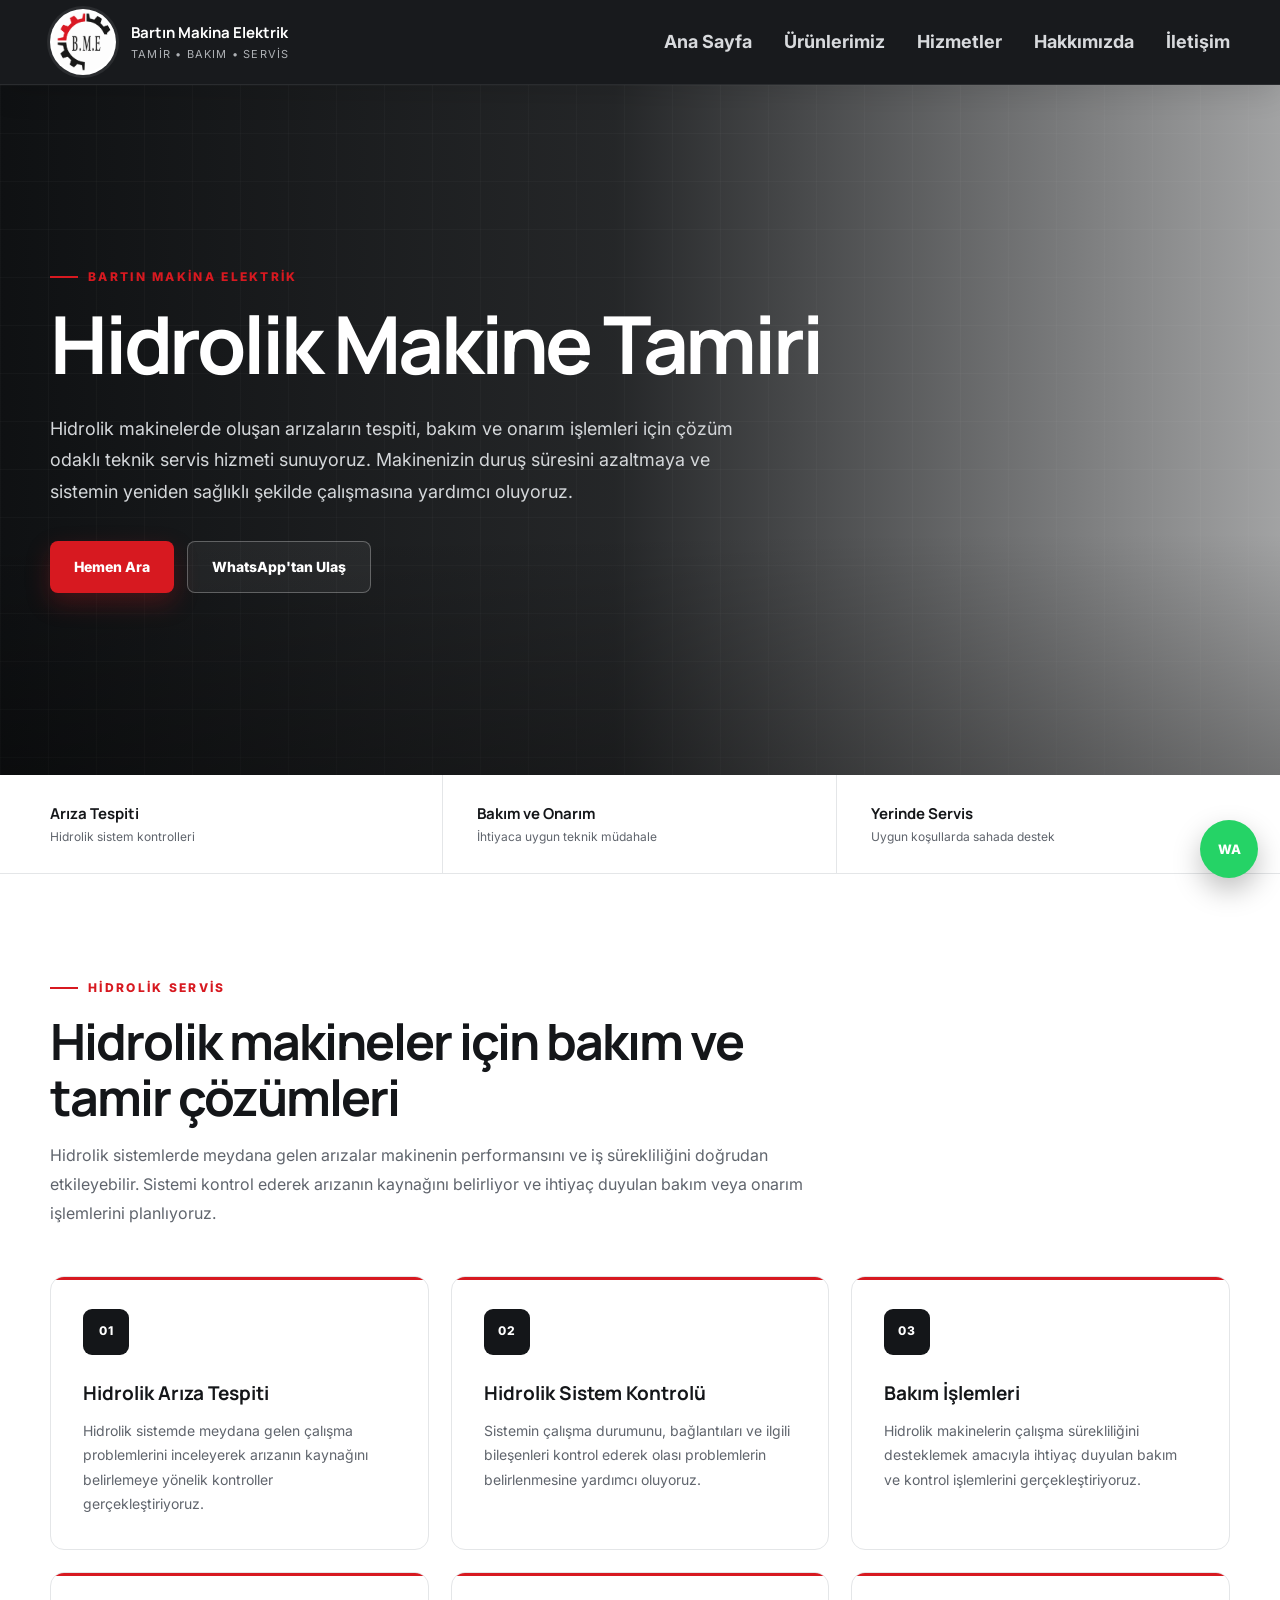
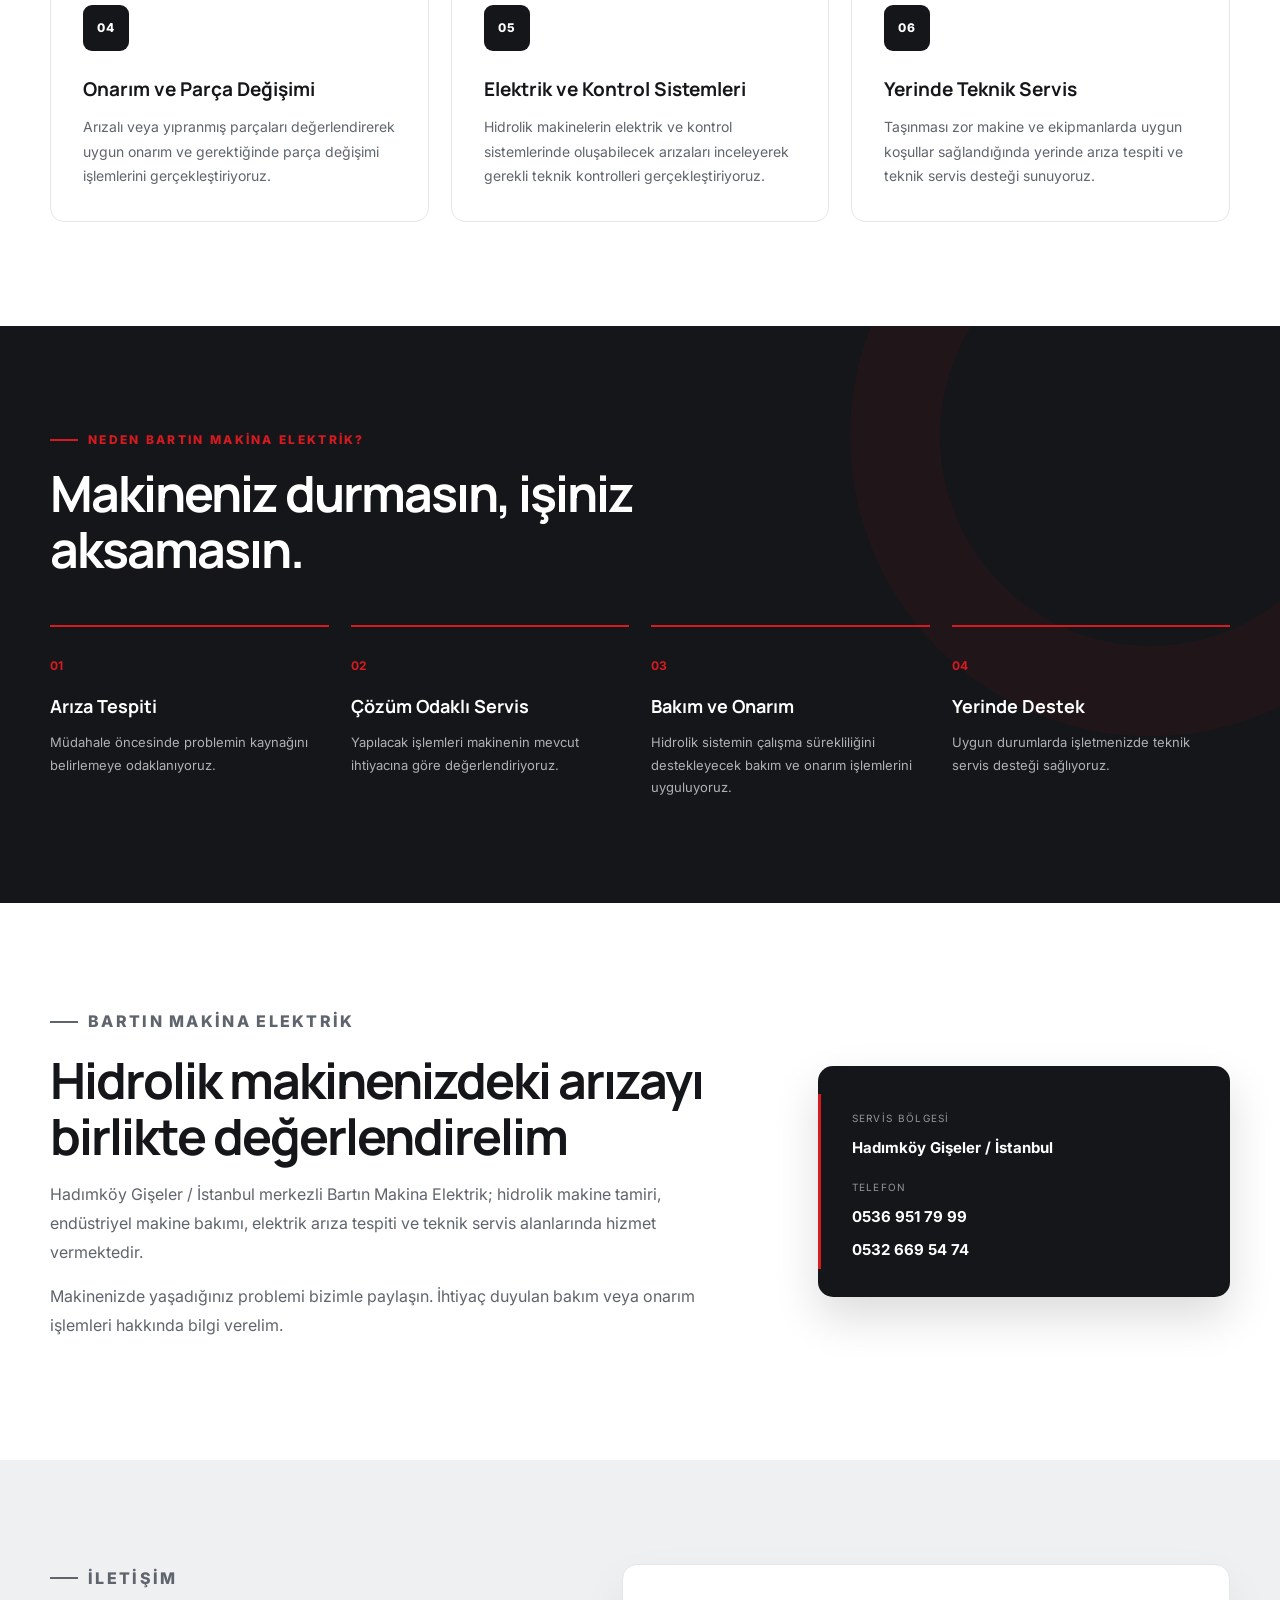
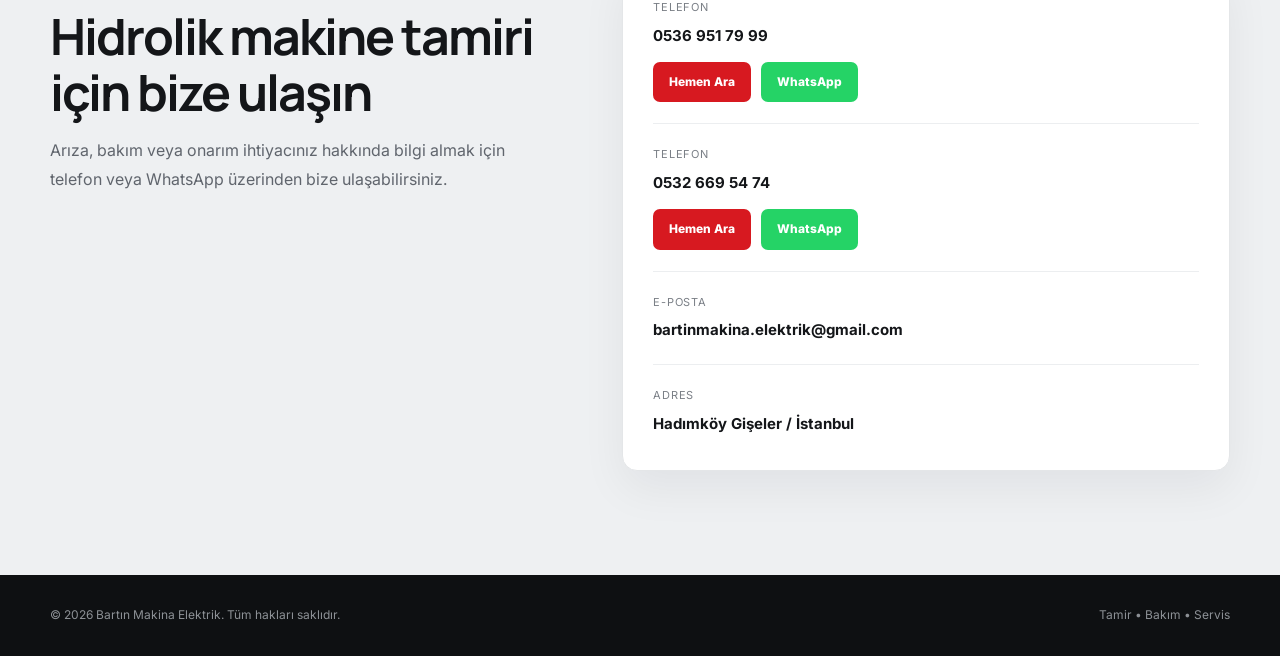
<file: hidrolik-makine-tamiri.html>
<!DOCTYPE html>
<html lang="tr">
<head>
  <meta charset="UTF-8" />
  <meta name="viewport" content="width=device-width, initial-scale=1.0" />

  <title>Hidrolik Makine Tamiri | Bartın Makina Elektrik</title>

  <meta
    name="description"
    content="Bartın Makina Elektrik; hidrolik makine tamiri, hidrolik arıza tespiti, bakım, onarım ve yerinde teknik servis hizmetleri sunar."
  />

  <meta name="robots" content="index, follow" />

  <link
    rel="canonical"
    href="https://bartinmakinaelektrik.com/hidrolik-makine-tamiri.html"
  />

  <link rel="preconnect" href="https://fonts.googleapis.com" />
  <link rel="preconnect" href="https://fonts.gstatic.com" crossorigin />

  <link
    href="https://fonts.googleapis.com/css2?family=Inter:wght@400;500;600;700;800&family=Manrope:wght@600;700;800&display=swap"
    rel="stylesheet"
  />

  <link rel="stylesheet" href="style.css" />
</head>

<body>

  <!-- HEADER -->
  <header class="header">
    <div class="container nav">

      <a class="brand" href="index.html#anasayfa">
        <img
          src="./logo.png"
          alt="Bartın Makina Elektrik Logo"
          class="brand-logo"
        />

        <div>
          <strong>Bartın Makina Elektrik</strong>
          <span>Tamir • Bakım • Servis</span>
        </div>
      </a>

      <button class="menu-btn" aria-label="Menüyü aç">☰</button>

      <nav class="menu">
        <a href="index.html#anasayfa">Ana Sayfa</a>
        <a href="index.html#urunler">Ürünlerimiz</a>
        <a href="index.html#hizmetler">Hizmetler</a>
        <a href="index.html#hakkimizda">Hakkımızda</a>
        <a href="#iletisim">İletişim</a>
      </nav>

    </div>
  </header>


  <main>

    <!-- HERO -->
    <section class="hero">

      <div class="hero-overlay"></div>

      <div class="container hero-content">

        <p class="eyebrow">
          BARTIN MAKİNA ELEKTRİK
        </p>

        <h1>
          Hidrolik Makine Tamiri
        </h1>

        <p class="hero-text">
          Hidrolik makinelerde oluşan arızaların tespiti, bakım ve onarım
          işlemleri için çözüm odaklı teknik servis hizmeti sunuyoruz.
          Makinenizin duruş süresini azaltmaya ve sistemin yeniden sağlıklı
          şekilde çalışmasına yardımcı oluyoruz.
        </p>

        <div class="hero-actions">

          <a
            class="btn btn-primary"
            href="tel:+905369517999"
          >
            Hemen Ara
          </a>

          <a
            class="btn btn-outline"
            href="https://wa.me/905369517999"
            target="_blank"
            rel="noopener"
          >
            WhatsApp'tan Ulaş
          </a>

        </div>

      </div>
    </section>


    <!-- HIZLI BİLGİ -->
    <section
      class="trust-strip"
      aria-label="Hidrolik makine servis hizmetleri"
    >

      <div class="container trust-grid">

        <div>
          <strong>Arıza Tespiti</strong>
          <span>Hidrolik sistem kontrolleri</span>
        </div>

        <div>
          <strong>Bakım ve Onarım</strong>
          <span>İhtiyaca uygun teknik müdahale</span>
        </div>

        <div>
          <strong>Yerinde Servis</strong>
          <span>Uygun koşullarda sahada destek</span>
        </div>

      </div>
    </section>


    <!-- HİZMET KAPSAMI -->
    <section class="section">

      <div class="container">

        <div class="section-head">

          <p class="eyebrow">
            HİDROLİK SERVİS
          </p>

          <h2>
            Hidrolik makineler için bakım ve tamir çözümleri
          </h2>

          <p>
            Hidrolik sistemlerde meydana gelen arızalar makinenin
            performansını ve iş sürekliliğini doğrudan etkileyebilir.
            Sistemi kontrol ederek arızanın kaynağını belirliyor ve
            ihtiyaç duyulan bakım veya onarım işlemlerini planlıyoruz.
          </p>

        </div>


        <div class="grid services">

          <article class="card">

            <div class="icon">01</div>

            <h3>Hidrolik Arıza Tespiti</h3>

            <p>
              Hidrolik sistemde meydana gelen çalışma problemlerini
              inceleyerek arızanın kaynağını belirlemeye yönelik
              kontroller gerçekleştiriyoruz.
            </p>

          </article>


          <article class="card">

            <div class="icon">02</div>

            <h3>Hidrolik Sistem Kontrolü</h3>

            <p>
              Sistemin çalışma durumunu, bağlantıları ve ilgili
              bileşenleri kontrol ederek olası problemlerin
              belirlenmesine yardımcı oluyoruz.
            </p>

          </article>


          <article class="card">

            <div class="icon">03</div>

            <h3>Bakım İşlemleri</h3>

            <p>
              Hidrolik makinelerin çalışma sürekliliğini desteklemek
              amacıyla ihtiyaç duyulan bakım ve kontrol işlemlerini
              gerçekleştiriyoruz.
            </p>

          </article>


          <article class="card">

            <div class="icon">04</div>

            <h3>Onarım ve Parça Değişimi</h3>

            <p>
              Arızalı veya yıpranmış parçaları değerlendirerek
              uygun onarım ve gerektiğinde parça değişimi
              işlemlerini gerçekleştiriyoruz.
            </p>

          </article>


          <article class="card">

            <div class="icon">05</div>

            <h3>Elektrik ve Kontrol Sistemleri</h3>

            <p>
              Hidrolik makinelerin elektrik ve kontrol sistemlerinde
              oluşabilecek arızaları inceleyerek gerekli teknik
              kontrolleri gerçekleştiriyoruz.
            </p>

          </article>


          <article class="card">

            <div class="icon">06</div>

            <h3>Yerinde Teknik Servis</h3>

            <p>
              Taşınması zor makine ve ekipmanlarda uygun koşullar
              sağlandığında yerinde arıza tespiti ve teknik servis
              desteği sunuyoruz.
            </p>

          </article>

        </div>

      </div>
    </section>


    <!-- NEDEN BİZ -->
    <section class="section dark-section">

      <div class="container">

        <div class="section-head light">

          <p class="eyebrow">
            NEDEN BARTIN MAKİNA ELEKTRİK?
          </p>

          <h2>
            Makineniz durmasın, işiniz aksamasın.
          </h2>

        </div>


        <div class="grid advantages">

          <div class="advantage">

            <strong>01</strong>

            <h3>Arıza Tespiti</h3>

            <p>
              Müdahale öncesinde problemin kaynağını belirlemeye
              odaklanıyoruz.
            </p>

          </div>


          <div class="advantage">

            <strong>02</strong>

            <h3>Çözüm Odaklı Servis</h3>

            <p>
              Yapılacak işlemleri makinenin mevcut ihtiyacına
              göre değerlendiriyoruz.
            </p>

          </div>


          <div class="advantage">

            <strong>03</strong>

            <h3>Bakım ve Onarım</h3>

            <p>
              Hidrolik sistemin çalışma sürekliliğini destekleyecek
              bakım ve onarım işlemlerini uyguluyoruz.
            </p>

          </div>


          <div class="advantage">

            <strong>04</strong>

            <h3>Yerinde Destek</h3>

            <p>
              Uygun durumlarda işletmenizde teknik servis desteği
              sağlıyoruz.
            </p>

          </div>

        </div>

      </div>
    </section>


    <!-- HAKKIMIZDA / SERVİS -->
    <section class="section">

      <div class="container about">

        <div>

          <p class="eyebrow">
            BARTIN MAKİNA ELEKTRİK
          </p>

          <h2>
            Hidrolik makinenizdeki arızayı birlikte değerlendirelim
          </h2>

          <p>
            Hadımköy Gişeler / İstanbul merkezli Bartın Makina Elektrik;
            hidrolik makine tamiri, endüstriyel makine bakımı,
            elektrik arıza tespiti ve teknik servis alanlarında
            hizmet vermektedir.
          </p>

          <p>
            Makinenizde yaşadığınız problemi bizimle paylaşın.
            İhtiyaç duyulan bakım veya onarım işlemleri hakkında
            bilgi verelim.
          </p>

        </div>


        <div class="info-box">

          <span>Servis Bölgesi</span>
          <strong>Hadımköy Gişeler / İstanbul</strong>

          <span>Telefon</span>

          <a href="tel:+905369517999">
            0536 951 79 99
          </a>

          <a href="tel:+905326695474">
            0532 669 54 74
          </a>

        </div>

      </div>
    </section>


    <!-- İLETİŞİM -->
    <section
      id="iletisim"
      class="section contact-section"
    >

      <div class="container contact">

        <div>

          <p class="eyebrow">
            İLETİŞİM
          </p>

          <h2>
            Hidrolik makine tamiri için bize ulaşın
          </h2>

          <p>
            Arıza, bakım veya onarım ihtiyacınız hakkında bilgi
            almak için telefon veya WhatsApp üzerinden bize
            ulaşabilirsiniz.
          </p>

        </div>


        <div class="contact-card">

          <div class="contact-item">

            <span>Telefon</span>

            <strong>
              0536 951 79 99
            </strong>

            <div class="contact-actions">

              <a
                href="tel:+905369517999"
                class="contact-btn call-btn"
              >
                Hemen Ara
              </a>

              <a
                href="https://wa.me/905369517999"
                target="_blank"
                rel="noopener"
                class="contact-btn whatsapp-btn"
              >
                WhatsApp
              </a>

            </div>

          </div>


          <div class="contact-item">

            <span>Telefon</span>

            <strong>
              0532 669 54 74
            </strong>

            <div class="contact-actions">

              <a
                href="tel:+905326695474"
                class="contact-btn call-btn"
              >
                Hemen Ara
              </a>

              <a
                href="https://wa.me/905326695474"
                target="_blank"
                rel="noopener"
                class="contact-btn whatsapp-btn"
              >
                WhatsApp
              </a>

            </div>

          </div>


          <a href="mailto:bartinmakina.elektrik@gmail.com">

            <span>E-posta</span>

            <strong>
              bartinmakina.elektrik@gmail.com
            </strong>

          </a>


          <div>

            <span>Adres</span>

            <strong>
              Hadımköy Gişeler / İstanbul
            </strong>

          </div>

        </div>

      </div>
    </section>

  </main>


  <!-- FOOTER -->
  <footer class="footer">

    <div class="container footer-inner">

      <p>
        © 2026 Bartın Makina Elektrik. Tüm hakları saklıdır.
      </p>

      <p>
        Tamir • Bakım • Servis
      </p>

    </div>

  </footer>


  <!-- WHATSAPP -->
  <a
    class="whatsapp-float"
    href="https://wa.me/905369517999"
    target="_blank"
    rel="noopener"
    aria-label="WhatsApp"
  >
    WA
  </a>


  <script src="script.js"></script>

</body>
</html>
</file>
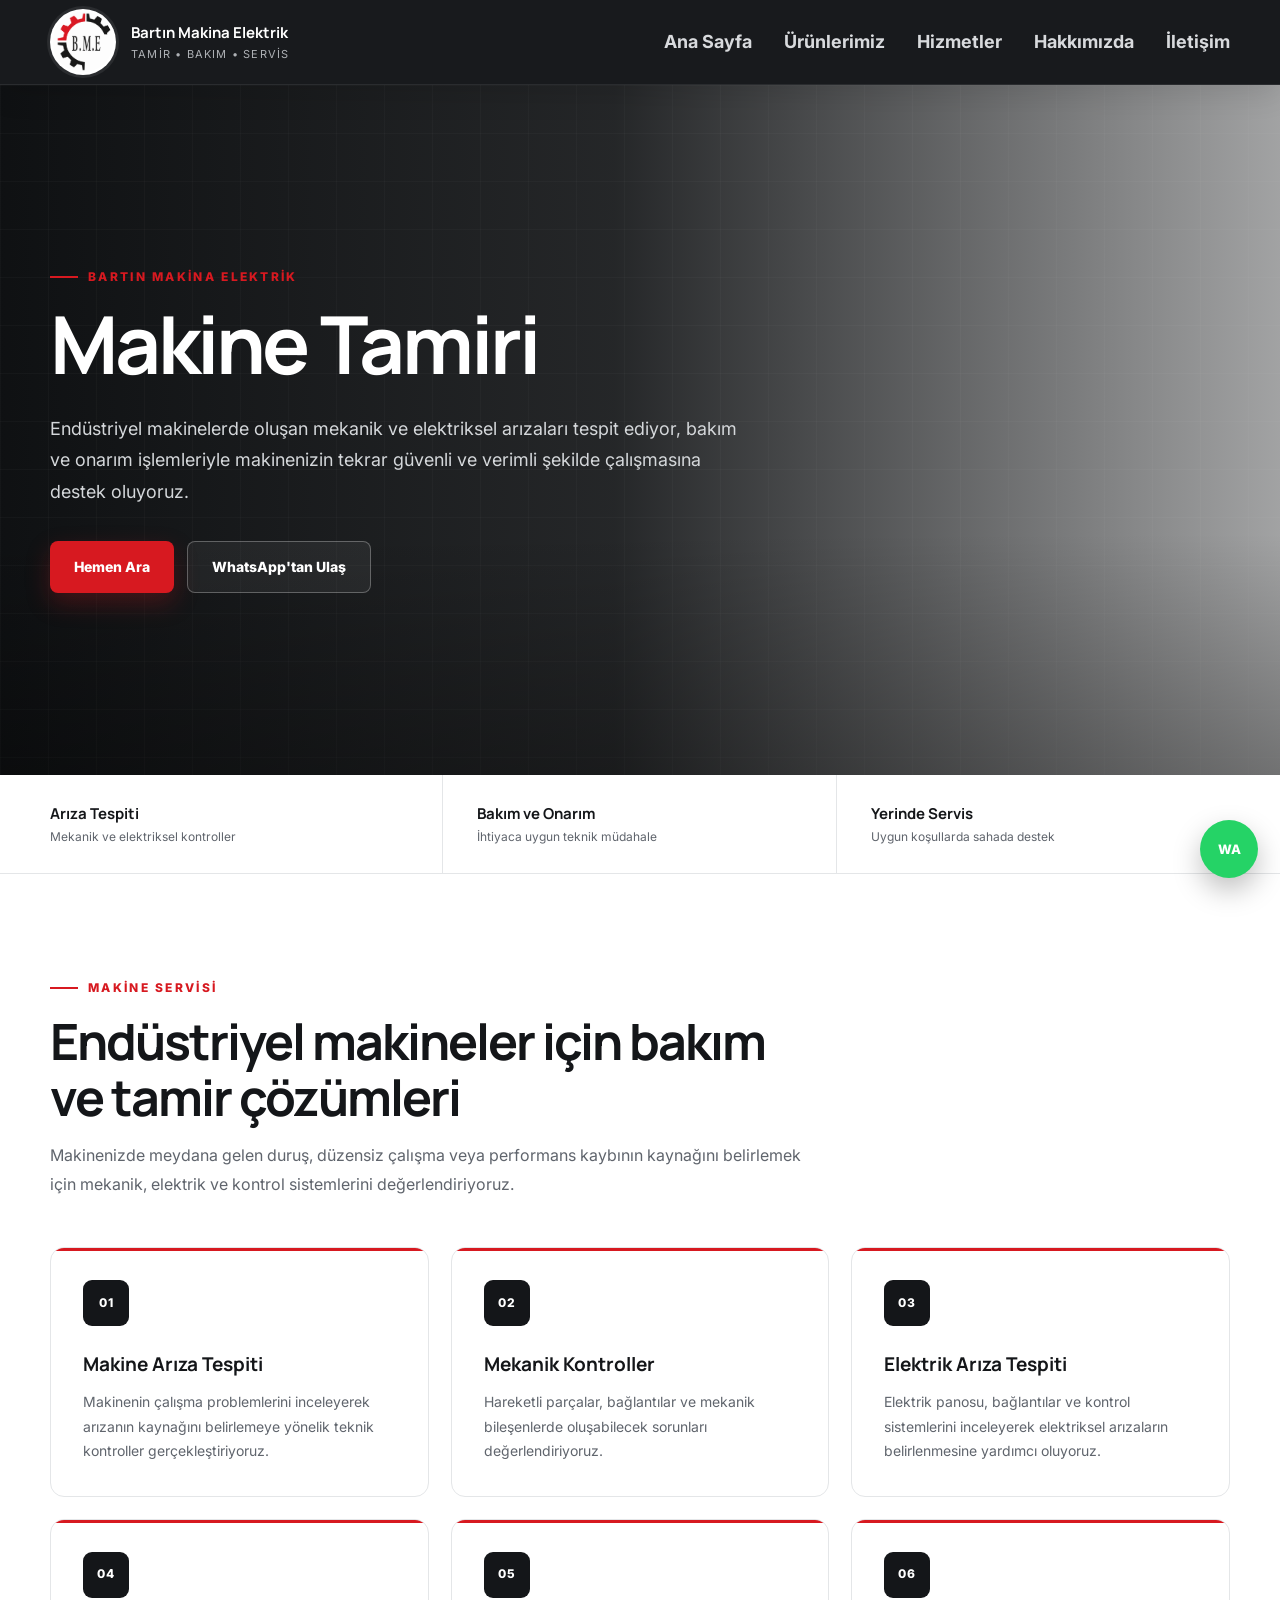
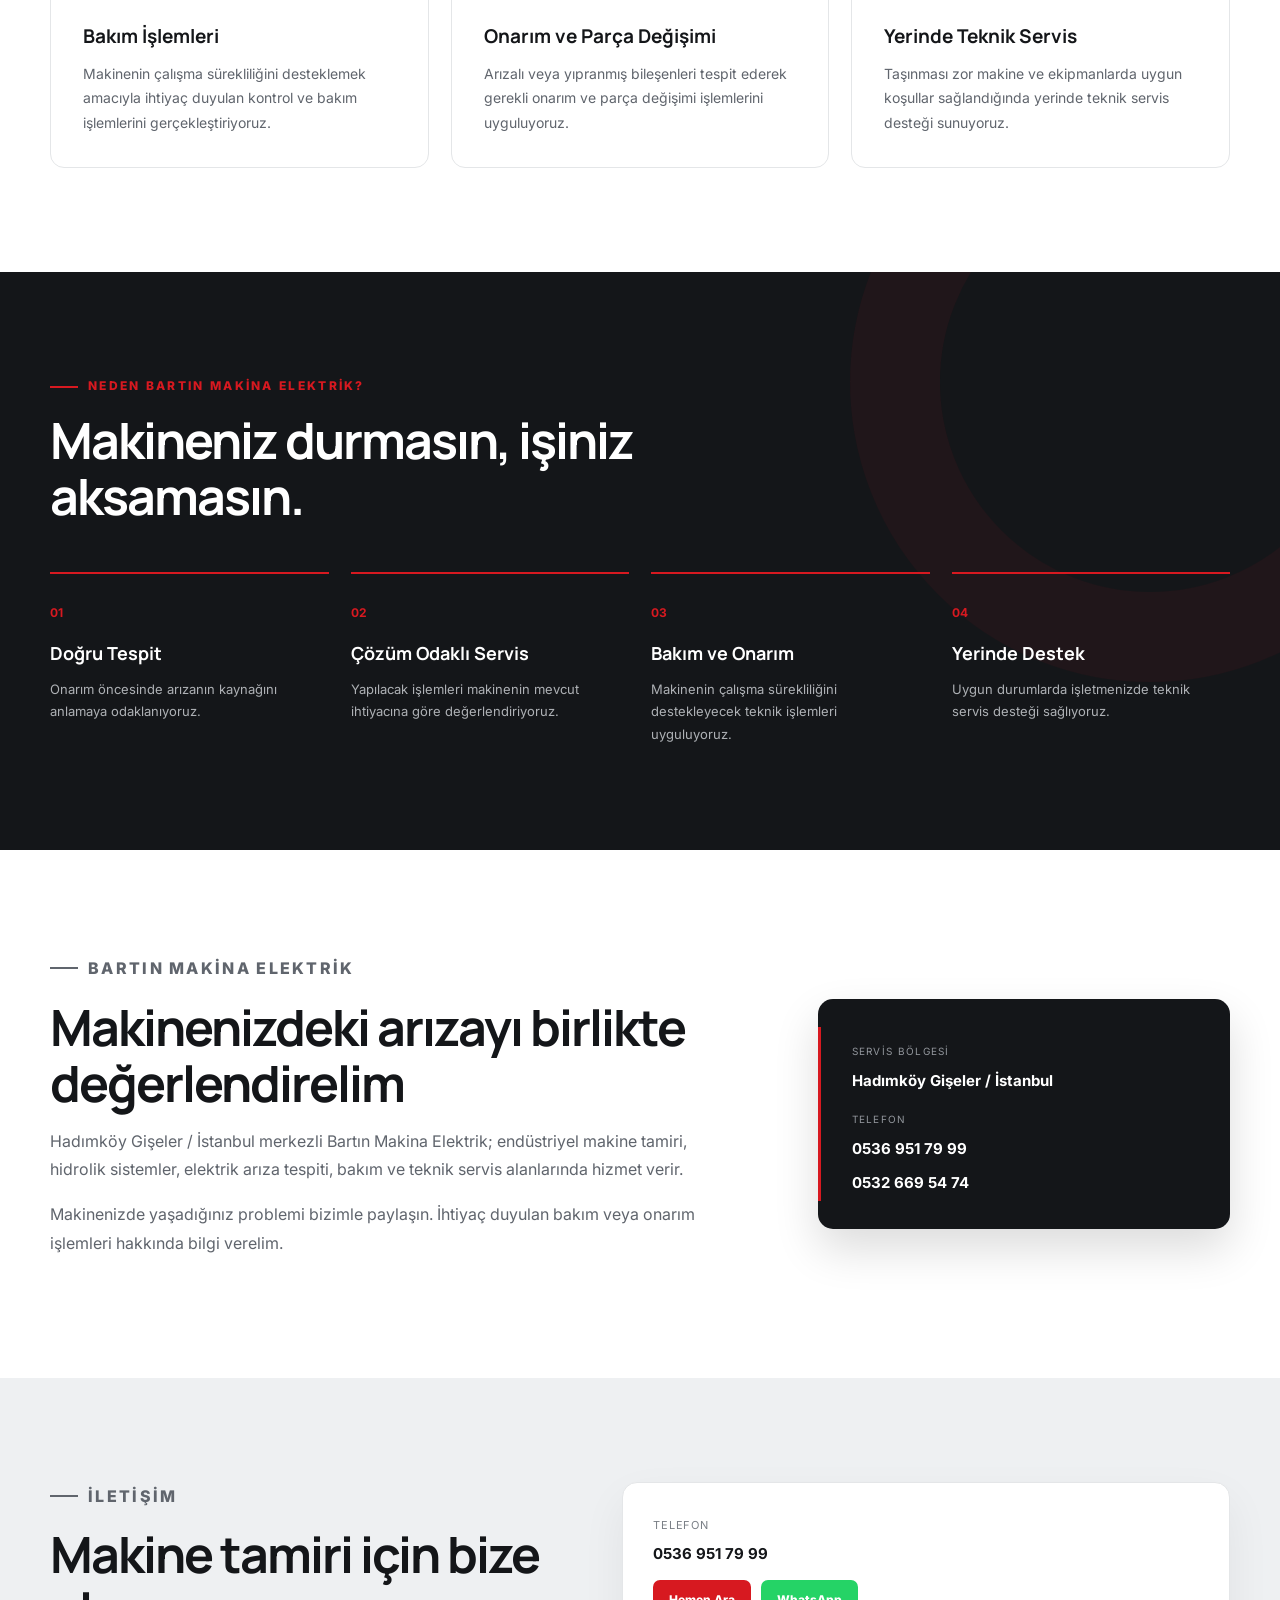
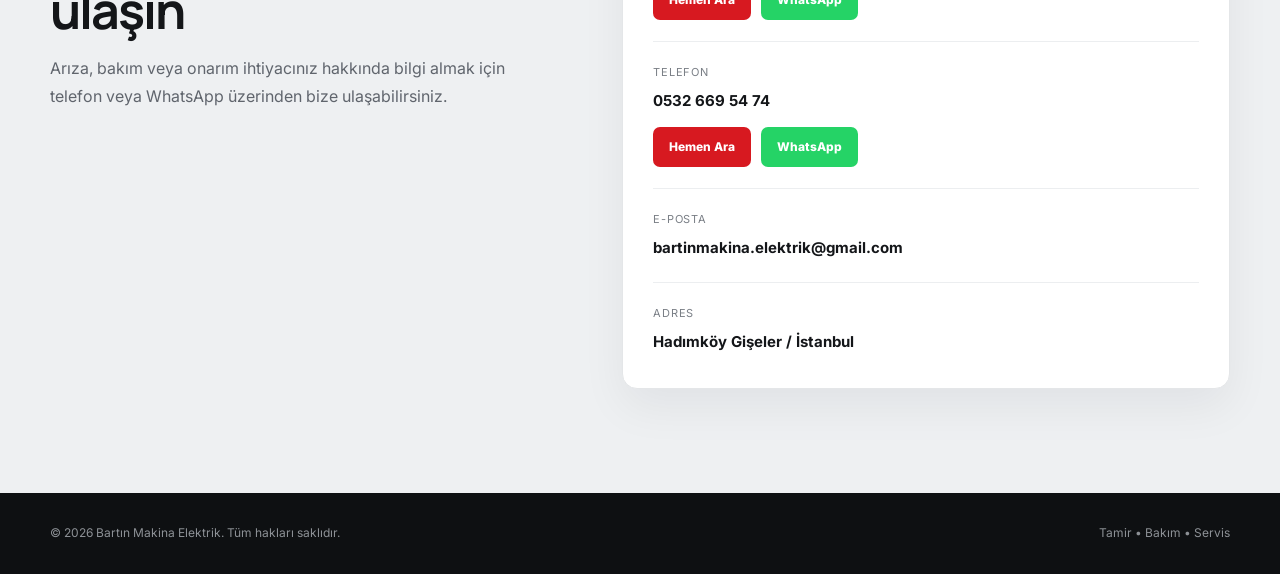
<file: makine-tamiri.html>
<!DOCTYPE html>
<html lang="tr">
<head>
  <meta charset="UTF-8" />
  <meta name="viewport" content="width=device-width, initial-scale=1.0" />

  <title>Makine Tamiri | Bartın Makina Elektrik</title>

  <meta
    name="description"
    content="Bartın Makina Elektrik; makine tamiri, mekanik ve elektriksel arıza tespiti, bakım, onarım ve yerinde teknik servis hizmetleri sunar."
  />

  <meta name="robots" content="index, follow" />

  <link
    rel="canonical"
    href="https://bartinmakinaelektrik.com/makine-tamiri.html"
  />

  <link rel="preconnect" href="https://fonts.googleapis.com" />
  <link rel="preconnect" href="https://fonts.gstatic.com" crossorigin />

  <link
    href="https://fonts.googleapis.com/css2?family=Inter:wght@400;500;600;700;800&family=Manrope:wght@600;700;800&display=swap"
    rel="stylesheet"
  />

  <link rel="stylesheet" href="style.css" />
</head>

<body>

  <header class="header">
    <div class="container nav">

      <a class="brand" href="index.html#anasayfa">
        <img src="./logo.png" alt="Bartın Makina Elektrik Logo" class="brand-logo" />

        <div>
          <strong>Bartın Makina Elektrik</strong>
          <span>Tamir • Bakım • Servis</span>
        </div>
      </a>

      <button class="menu-btn" aria-label="Menüyü aç">☰</button>

      <nav class="menu">
        <a href="index.html#anasayfa">Ana Sayfa</a>
        <a href="index.html#urunler">Ürünlerimiz</a>
        <a href="index.html#hizmetler">Hizmetler</a>
        <a href="index.html#hakkimizda">Hakkımızda</a>
        <a href="#iletisim">İletişim</a>
      </nav>

    </div>
  </header>


  <main>

    <section class="hero">

      <div class="hero-overlay"></div>

      <div class="container hero-content">

        <p class="eyebrow">BARTIN MAKİNA ELEKTRİK</p>

        <h1>Makine Tamiri</h1>

        <p class="hero-text">
          Endüstriyel makinelerde oluşan mekanik ve elektriksel arızaları
          tespit ediyor, bakım ve onarım işlemleriyle makinenizin tekrar
          güvenli ve verimli şekilde çalışmasına destek oluyoruz.
        </p>

        <div class="hero-actions">

          <a class="btn btn-primary" href="tel:+905369517999">
            Hemen Ara
          </a>

          <a
            class="btn btn-outline"
            href="https://wa.me/905369517999"
            target="_blank"
            rel="noopener"
          >
            WhatsApp'tan Ulaş
          </a>

        </div>

      </div>
    </section>


    <section class="trust-strip" aria-label="Makine tamiri hizmetleri">

      <div class="container trust-grid">

        <div>
          <strong>Arıza Tespiti</strong>
          <span>Mekanik ve elektriksel kontroller</span>
        </div>

        <div>
          <strong>Bakım ve Onarım</strong>
          <span>İhtiyaca uygun teknik müdahale</span>
        </div>

        <div>
          <strong>Yerinde Servis</strong>
          <span>Uygun koşullarda sahada destek</span>
        </div>

      </div>
    </section>


    <section class="section">

      <div class="container">

        <div class="section-head">

          <p class="eyebrow">MAKİNE SERVİSİ</p>

          <h2>
            Endüstriyel makineler için bakım ve tamir çözümleri
          </h2>

          <p>
            Makinenizde meydana gelen duruş, düzensiz çalışma veya
            performans kaybının kaynağını belirlemek için mekanik,
            elektrik ve kontrol sistemlerini değerlendiriyoruz.
          </p>

        </div>


        <div class="grid services">

          <article class="card">
            <div class="icon">01</div>

            <h3>Makine Arıza Tespiti</h3>

            <p>
              Makinenin çalışma problemlerini inceleyerek arızanın
              kaynağını belirlemeye yönelik teknik kontroller gerçekleştiriyoruz.
            </p>
          </article>


          <article class="card">
            <div class="icon">02</div>

            <h3>Mekanik Kontroller</h3>

            <p>
              Hareketli parçalar, bağlantılar ve mekanik bileşenlerde
              oluşabilecek sorunları değerlendiriyoruz.
            </p>
          </article>


          <article class="card">
            <div class="icon">03</div>

            <h3>Elektrik Arıza Tespiti</h3>

            <p>
              Elektrik panosu, bağlantılar ve kontrol sistemlerini
              inceleyerek elektriksel arızaların belirlenmesine yardımcı oluyoruz.
            </p>
          </article>


          <article class="card">
            <div class="icon">04</div>

            <h3>Bakım İşlemleri</h3>

            <p>
              Makinenin çalışma sürekliliğini desteklemek amacıyla
              ihtiyaç duyulan kontrol ve bakım işlemlerini gerçekleştiriyoruz.
            </p>
          </article>


          <article class="card">
            <div class="icon">05</div>

            <h3>Onarım ve Parça Değişimi</h3>

            <p>
              Arızalı veya yıpranmış bileşenleri tespit ederek
              gerekli onarım ve parça değişimi işlemlerini uyguluyoruz.
            </p>
          </article>


          <article class="card">
            <div class="icon">06</div>

            <h3>Yerinde Teknik Servis</h3>

            <p>
              Taşınması zor makine ve ekipmanlarda uygun koşullar
              sağlandığında yerinde teknik servis desteği sunuyoruz.
            </p>
          </article>

        </div>

      </div>
    </section>


    <section class="section dark-section">

      <div class="container">

        <div class="section-head light">

          <p class="eyebrow">
            NEDEN BARTIN MAKİNA ELEKTRİK?
          </p>

          <h2>
            Makineniz durmasın, işiniz aksamasın.
          </h2>

        </div>


        <div class="grid advantages">

          <div class="advantage">
            <strong>01</strong>
            <h3>Doğru Tespit</h3>
            <p>
              Onarım öncesinde arızanın kaynağını anlamaya odaklanıyoruz.
            </p>
          </div>

          <div class="advantage">
            <strong>02</strong>
            <h3>Çözüm Odaklı Servis</h3>
            <p>
              Yapılacak işlemleri makinenin mevcut ihtiyacına göre değerlendiriyoruz.
            </p>
          </div>

          <div class="advantage">
            <strong>03</strong>
            <h3>Bakım ve Onarım</h3>
            <p>
              Makinenin çalışma sürekliliğini destekleyecek teknik işlemleri uyguluyoruz.
            </p>
          </div>

          <div class="advantage">
            <strong>04</strong>
            <h3>Yerinde Destek</h3>
            <p>
              Uygun durumlarda işletmenizde teknik servis desteği sağlıyoruz.
            </p>
          </div>

        </div>

      </div>
    </section>


    <section class="section">

      <div class="container about">

        <div>

          <p class="eyebrow">BARTIN MAKİNA ELEKTRİK</p>

          <h2>
            Makinenizdeki arızayı birlikte değerlendirelim
          </h2>

          <p>
            Hadımköy Gişeler / İstanbul merkezli Bartın Makina Elektrik;
            endüstriyel makine tamiri, hidrolik sistemler, elektrik arıza
            tespiti, bakım ve teknik servis alanlarında hizmet verir.
          </p>

          <p>
            Makinenizde yaşadığınız problemi bizimle paylaşın.
            İhtiyaç duyulan bakım veya onarım işlemleri hakkında bilgi verelim.
          </p>

        </div>


        <div class="info-box">

          <span>Servis Bölgesi</span>
          <strong>Hadımköy Gişeler / İstanbul</strong>

          <span>Telefon</span>

          <a href="tel:+905369517999">
            0536 951 79 99
          </a>

          <a href="tel:+905326695474">
            0532 669 54 74
          </a>

        </div>

      </div>
    </section>


    <section id="iletisim" class="section contact-section">

      <div class="container contact">

        <div>

          <p class="eyebrow">İLETİŞİM</p>

          <h2>
            Makine tamiri için bize ulaşın
          </h2>

          <p>
            Arıza, bakım veya onarım ihtiyacınız hakkında bilgi almak
            için telefon veya WhatsApp üzerinden bize ulaşabilirsiniz.
          </p>

        </div>


        <div class="contact-card">

          <div class="contact-item">

            <span>Telefon</span>

            <strong>0536 951 79 99</strong>

            <div class="contact-actions">

              <a
                href="tel:+905369517999"
                class="contact-btn call-btn"
              >
                Hemen Ara
              </a>

              <a
                href="https://wa.me/905369517999"
                target="_blank"
                rel="noopener"
                class="contact-btn whatsapp-btn"
              >
                WhatsApp
              </a>

            </div>

          </div>


          <div class="contact-item">

            <span>Telefon</span>

            <strong>0532 669 54 74</strong>

            <div class="contact-actions">

              <a
                href="tel:+905326695474"
                class="contact-btn call-btn"
              >
                Hemen Ara
              </a>

              <a
                href="https://wa.me/905326695474"
                target="_blank"
                rel="noopener"
                class="contact-btn whatsapp-btn"
              >
                WhatsApp
              </a>

            </div>

          </div>


          <a href="mailto:bartinmakina.elektrik@gmail.com">
            <span>E-posta</span>
            <strong>bartinmakina.elektrik@gmail.com</strong>
          </a>

          <div>
            <span>Adres</span>
            <strong>Hadımköy Gişeler / İstanbul</strong>
          </div>

        </div>

      </div>
    </section>

  </main>


  <footer class="footer">

    <div class="container footer-inner">

      <p>
        © 2026 Bartın Makina Elektrik. Tüm hakları saklıdır.
      </p>

      <p>
        Tamir • Bakım • Servis
      </p>

    </div>

  </footer>


  <a
    class="whatsapp-float"
    href="https://wa.me/905369517999"
    target="_blank"
    rel="noopener"
    aria-label="WhatsApp"
  >
    WA
  </a>


  <script src="script.js"></script>

</body>
</html>
</file>
<file: style.css>
:root{--red:#d71920;--red-dark:#b51218;--ink:#141619;--muted:#60656d;--line:#e4e6e8;--paper:#f6f7f8;--white:#fff;--green:#25d366;--shadow:0 18px 50px rgba(18,22,28,.09)}
*{box-sizing:border-box;margin:0;padding:0}html{scroll-behavior:smooth;scroll-padding-top:86px}body{font-family:Inter,Arial,sans-serif;background:#fff;color:var(--ink);line-height:1.7;-webkit-font-smoothing:antialiased}a{text-decoration:none;color:inherit}img{max-width:100%}button,a{transition:all .22s ease}.container{width:min(1180px,calc(100% - 48px));margin:auto}
.header{position:sticky;top:0;z-index:50;background:rgba(15,17,20,.96);backdrop-filter:blur(14px);border-bottom:1px solid rgba(255,255,255,.08);box-shadow:0 8px 30px rgba(0,0,0,.12)}.nav{height:84px;display:flex;align-items:center;justify-content:space-between}.brand{display:flex;align-items:center;gap:15px;color:#fff}.brand img,.brand-logo{width:66px;height:66px;object-fit:contain;background:#fff;border-radius:50%;padding:3px;box-shadow:0 0 0 3px rgba(255,255,255,.08)}.brand strong{display:block;font-family:Manrope,sans-serif;font-size:15px}.brand span{display:block;color:#aeb1b5;font-size:11px;letter-spacing:1.2px;text-transform:uppercase}.menu{display:flex;gap:32px}.menu a{position:relative;color:#d8dadd;font-size:13px;font-weight:700}.menu a:after{content:"";position:absolute;left:0;right:100%;bottom:-9px;height:2px;background:var(--red);transition:.22s}.menu a:hover{color:#fff}.menu a:hover:after{right:0}.menu-btn{display:none;background:none;border:0;color:#fff;font-size:25px;cursor:pointer}
.hero{min-height:690px;position:relative;display:flex;align-items:center;background:linear-gradient(90deg,rgba(10,12,14,.98),rgba(10,12,14,.89) 48%,rgba(10,12,14,.38)),url('https://images.unsplash.com/photo-1504917595217-d4dc5ebe6122?auto=format&fit=crop&w=1800&q=85') center/cover}.hero:after{content:"";position:absolute;inset:0;background:linear-gradient(180deg,transparent 65%,rgba(0,0,0,.3))}.hero-overlay{position:absolute;inset:0;background-image:linear-gradient(rgba(255,255,255,.025) 1px,transparent 1px),linear-gradient(90deg,rgba(255,255,255,.025) 1px,transparent 1px);background-size:48px 48px}.hero-content{position:relative;z-index:2;color:#fff;padding:100px 0}.eyebrow{display:flex;align-items:center;gap:10px;color:var(--red);font-size:12px;font-weight:800;letter-spacing:2.3px;margin-bottom:15px}.eyebrow:before{content:"";width:28px;height:2px;background:currentColor}.hero h1,.section-head h2,.about h2,.contact h2{font-family:Manrope,sans-serif}.hero h1{font-size:clamp(46px,6.5vw,80px);line-height:1.04;letter-spacing:-3.2px;max-width:900px}.hero-text{font-size:18px;color:#d4d7da;max-width:710px;margin:27px 0 34px;line-height:1.75}.hero-actions{display:flex;gap:13px;flex-wrap:wrap}.btn{display:inline-flex;align-items:center;justify-content:center;min-height:52px;padding:13px 24px;border-radius:8px;font-size:14px;font-weight:800}.btn-primary{background:var(--red);color:#fff;box-shadow:0 10px 25px rgba(215,25,32,.25)}.btn-primary:hover{background:var(--red-dark);transform:translateY(-2px)}.btn-outline{border:1px solid rgba(255,255,255,.28);color:#fff;background:rgba(255,255,255,.06)}.btn-outline:hover{background:#fff;color:var(--ink);transform:translateY(-2px)}
.trust-strip{border-bottom:1px solid var(--line)}.trust-grid{display:grid;grid-template-columns:repeat(3,1fr)}.trust-grid>div{padding:26px 34px;border-right:1px solid var(--line)}.trust-grid>div:first-child{padding-left:0}.trust-grid>div:last-child{border:0}.trust-grid strong,.trust-grid span{display:block}.trust-grid strong{font-family:Manrope,sans-serif;font-size:15px}.trust-grid span{color:var(--muted);font-size:12px}
.section{padding:104px 0}.section-head{max-width:760px;margin-bottom:48px}.section-head h2,.about h2,.contact h2{font-size:clamp(32px,4vw,50px);line-height:1.12;letter-spacing:-2px;margin-bottom:16px}.section-head p:not(.eyebrow),.about p,.contact p{color:var(--muted);font-size:16px;line-height:1.8}.grid{display:grid;gap:22px}.services{grid-template-columns:repeat(3,1fr)}.card{position:relative;overflow:hidden;background:#fff;border:1px solid var(--line);padding:32px;border-radius:14px;transition:.25s}.services .card:before{content:"";position:absolute;left:0;top:0;width:100%;height:3px;background:var(--red)}.card:hover{transform:translateY(-6px);border-color:transparent;box-shadow:var(--shadow)}.services .icon{width:46px;height:46px;display:grid;place-items:center;background:var(--ink);color:#fff;border-radius:9px;font-size:12px;font-weight:800;letter-spacing:1px;margin-bottom:22px}.services .card:hover .icon{background:var(--red)}.card h3{font-family:Manrope,sans-serif;font-size:19px;margin-bottom:10px}.card p{color:var(--muted);font-size:14px;line-height:1.75}
.products-section{background:var(--paper)}.products-grid{display:grid;grid-template-columns:repeat(3,1fr);gap:25px}.product-card{display:flex;flex-direction:column;background:#fff;border:1px solid var(--line);border-radius:15px;overflow:hidden;transition:.25s}.product-card:hover{transform:translateY(-6px);box-shadow:var(--shadow);border-color:transparent}.product-image{height:310px;padding:20px;background:linear-gradient(145deg,#f0f1f2,#fafafa);display:flex;align-items:center;justify-content:center;border-bottom:1px solid #eceef0}.product-image img{width:100%;height:100%;object-fit:contain;transition:transform .35s}.product-card:hover .product-image img{transform:scale(1.035)}.product-content{padding:26px;display:flex;flex-direction:column;align-items:flex-start;flex:1}.product-tag{color:var(--red);font-size:10px;font-weight:800;text-transform:uppercase;letter-spacing:1.4px;margin-bottom:11px}.product-content h3{font-family:Manrope,sans-serif;font-size:19px;line-height:1.4;margin-bottom:10px}.product-content p{color:var(--muted);font-size:13px;line-height:1.72;margin-bottom:22px}.product-btn{display:inline-flex;padding:11px 16px;background:var(--ink);color:#fff;border-radius:7px;font-size:12px;font-weight:800;margin-top:auto}.product-btn:hover{background:var(--red);transform:translateY(-1px)}
.dark-section{position:relative;background:#141619;color:#fff;overflow:hidden}.dark-section:after{content:"";position:absolute;width:420px;height:420px;border-radius:50%;right:-170px;top:-190px;border:90px solid rgba(215,25,32,.06)}.dark-section .container{position:relative;z-index:1}.advantages{grid-template-columns:repeat(4,1fr)}.advantage{border-top:2px solid var(--red);padding:24px 8px 0 0}.advantage strong{color:var(--red);font-size:12px}.advantage h3{font-family:Manrope,sans-serif;margin:13px 0 9px;font-size:18px}.advantage p{color:#aeb1b5;font-size:13px;line-height:1.75}.about{display:grid;grid-template-columns:1.25fr .75fr;gap:80px;align-items:center}.about p{margin-bottom:16px}.info-box{position:relative;background:var(--ink);color:#fff;border-radius:15px;padding:34px;display:grid;gap:8px;box-shadow:0 20px 45px rgba(0,0,0,.14)}.info-box:before{content:"";position:absolute;left:0;top:28px;bottom:28px;width:3px;background:var(--red)}.info-box span{color:#92969c;font-size:10px;text-transform:uppercase;letter-spacing:1.3px;margin-top:10px}.info-box a,.info-box strong{font-size:15px;font-weight:700}
.contact-section{background:#eef0f2}.contact{display:grid;grid-template-columns:.9fr 1.1fr;gap:75px;align-items:start}.contact-card{background:#fff;border-radius:15px;padding:12px 30px;border:1px solid var(--line);box-shadow:0 18px 45px rgba(18,22,28,.06)}.contact-card>a,.contact-card>div{display:block;padding:21px 0;border-bottom:1px solid #eceef0}.contact-card>*:last-child{border-bottom:0}.contact-card span{display:block;color:#7a7f86;font-size:11px;text-transform:uppercase;letter-spacing:.8px;margin-bottom:5px}.contact-card strong{font-size:15px;word-break:break-word}.contact-actions{display:flex!important;gap:10px;margin-top:13px;padding:0!important;border:0!important}.contact-actions .contact-btn{display:inline-flex;padding:10px 16px;border-radius:7px;font-size:12px;font-weight:800}.call-btn{background:var(--red);color:#fff}.whatsapp-btn{background:var(--green);color:#fff}.contact-actions .contact-btn:hover{transform:translateY(-2px);filter:brightness(.94)}
.footer{background:#0e1012;color:#8d9196;padding:30px 0;font-size:12px}.footer-inner{display:flex;justify-content:space-between;gap:20px}.whatsapp-float{position:fixed;right:22px;bottom:22px;width:58px;height:58px;border-radius:50%;display:grid;place-items:center;background:var(--green);color:#fff;font-size:13px;font-weight:800;z-index:60;box-shadow:0 12px 28px rgba(0,0,0,.25)}.whatsapp-float:hover{transform:translateY(-3px) scale(1.03)}
@media(max-width:900px){.menu-btn{display:block}.menu{position:absolute;top:84px;left:0;right:0;background:#111418;display:none;flex-direction:column;gap:0;padding:12px 24px 22px}.menu.open{display:flex}.menu a{width:100%;padding:12px 0}.menu a:after{display:none}.services,.products-grid{grid-template-columns:1fr 1fr}.advantages{grid-template-columns:1fr 1fr}.about,.contact{grid-template-columns:1fr;gap:45px}.trust-grid>div{padding:24px 18px}.product-image{height:300px}}
@media(max-width:620px){.container{width:min(100% - 30px,1180px)}.nav{height:72px}.brand img,.brand-logo{width:52px;height:52px}.brand strong{font-size:13px}.brand span{font-size:9px}.menu{top:72px}.hero{min-height:620px}.hero-content{padding:70px 0}.hero h1{font-size:42px;letter-spacing:-2px}.hero-text{font-size:15px}.btn{width:100%}.trust-grid{grid-template-columns:1fr}.trust-grid>div,.trust-grid>div:first-child{padding:17px 0;border-right:0;border-bottom:1px solid var(--line)}.section{padding:76px 0}.services,.products-grid,.advantages{grid-template-columns:1fr}.product-image{height:300px}.contact-card{padding:8px 20px}.contact-actions{flex-wrap:wrap}.contact-actions .contact-btn{flex:1}.footer-inner{flex-direction:column;gap:5px}.whatsapp-float{width:54px;height:54px;right:16px;bottom:16px}}
.featured-service{background:var(--ink);color:#fff;border-bottom:1px solid rgba(255,255,255,.08)}.featured-service-inner{display:grid;grid-template-columns:.85fr 1.15fr;align-items:center;gap:70px;padding:52px 0}.featured-service .eyebrow{margin-bottom:12px}.featured-service h2{font-family:Manrope,sans-serif;font-size:clamp(30px,4vw,48px);line-height:1.1;letter-spacing:-2px}.featured-service-action{display:flex;align-items:center;gap:30px}.featured-service-action p{max-width:560px;color:#c5c8cb;font-size:15px;line-height:1.75}.featured-service-action .btn{flex:none}@media(max-width:900px){.featured-service-inner{grid-template-columns:1fr;gap:20px;padding:42px 0}.featured-service-action{justify-content:space-between}}@media(max-width:620px){.featured-service-inner{padding:38px 0}.featured-service-action{display:block}.featured-service-action p{margin-bottom:20px}.featured-service-action .btn{width:100%}}@media(prefers-reduced-motion:reduce){html{scroll-behavior:auto}*,*:before,*:after{transition:none!important}}
/* ÜST MENÜ YAZILARINI BÜYÜT */
.menu a {
    font-size: 18px;
    font-weight: 700;
}
/* Ana slogan açıklaması */
.hero-main-description {
    max-width: 700px;
    margin-top: 20px;
    font-size: 17px;
    line-height: 1.7;
}

/* Hidrolik Makine Tamiri alanı */
.hero-service {
    margin-top: 42px;
    max-width: 700px;
}

.hero-service h2 {
    font-family: "Manrope", sans-serif;
    font-size: clamp(28px, 3vw, 42px);
    font-weight: 800;
    line-height: 1.15;
    letter-spacing: -1px;
    margin: 0 0 14px;
}

.hero-service p {
    font-size: 16px;
    line-height: 1.7;
    margin: 0;
}

/* Butonları hizmet açıklamasından ayır */
.hero-service + .hero-actions {
    margin-top: 28px;
}
</file>
